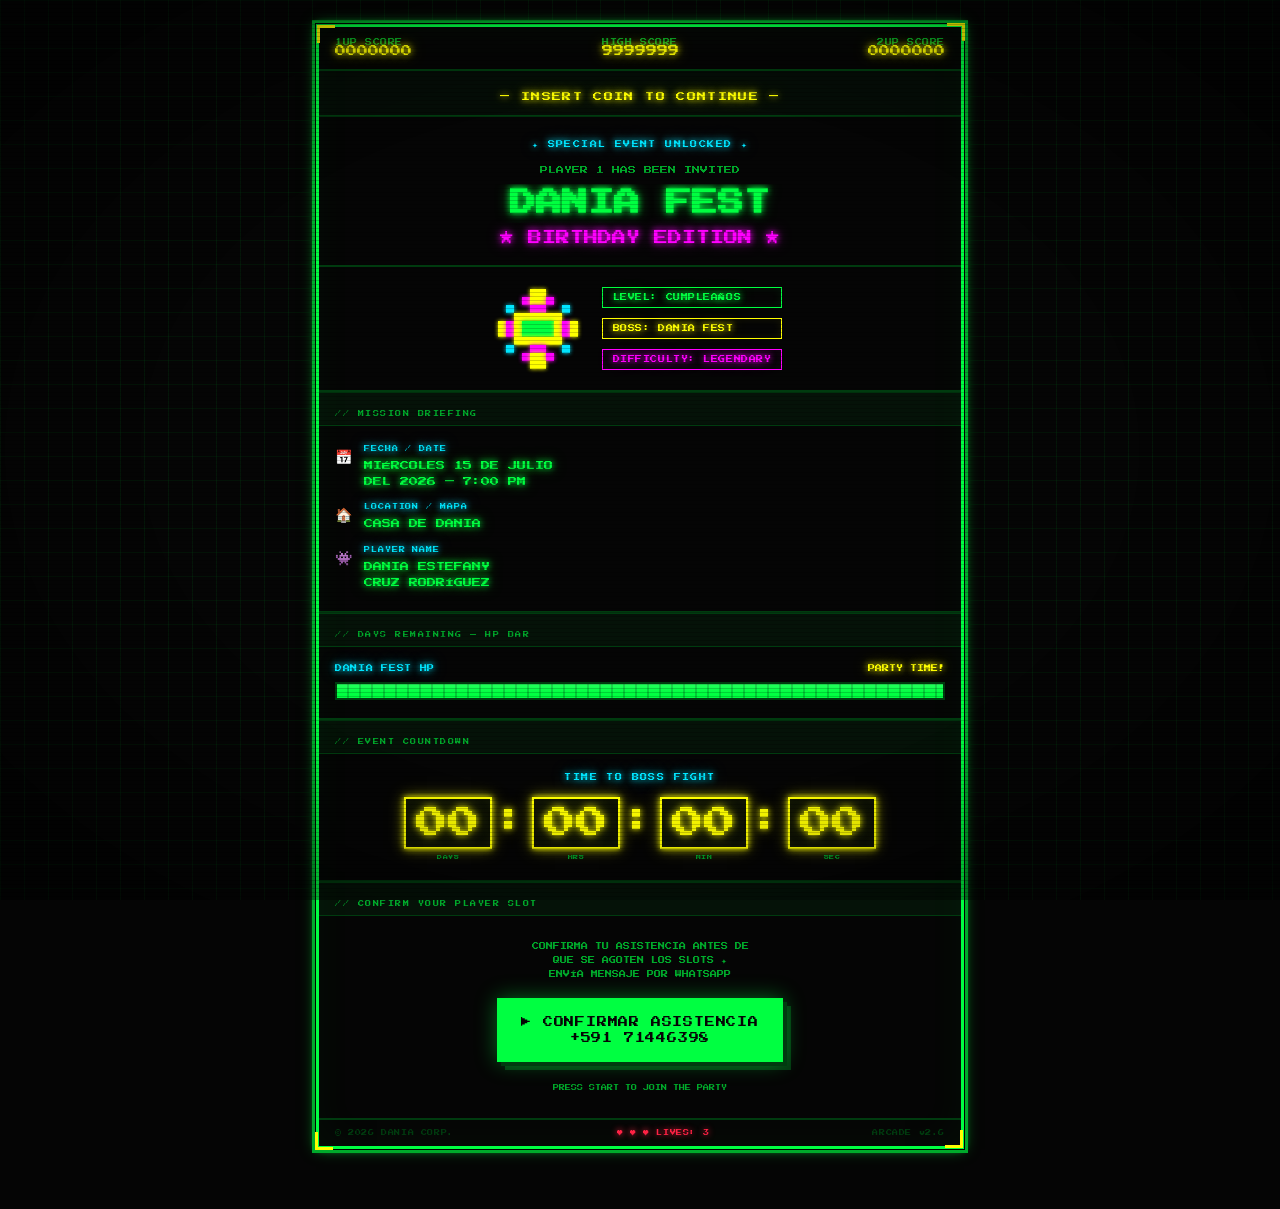
<file: inv_arcade.html>
<!DOCTYPE html>
<html lang="es">
<head>
<meta charset="UTF-8">
<meta name="viewport" content="width=device-width, initial-scale=1.0">
<title>DANIA FEST — BIRTHDAY INVITATION</title>
<style>
@import url('https://fonts.googleapis.com/css2?family=Press+Start+2P&display=swap');

/* ─── RESET ─────────────────────────────────────────────── */
*, *::before, *::after { box-sizing: border-box; margin: 0; padding: 0; }

/* ─── TOKENS ─────────────────────────────────────────────── */
:root {
  --black:      #050505;
  --green:      #00ff41;
  --green-dim:  #00aa2b;
  --green-dark: #003b0f;
  --yellow:     #ffff00;
  --magenta:    #ff00ff;
  --cyan:       #00e5ff;
  --red:        #ff2244;
  --grid-line:  rgba(0, 255, 65, 0.07);
  --glow-g:     0 0 6px #00ff41, 0 0 14px #00ff4180;
  --glow-y:     0 0 6px #ffff00, 0 0 14px #ffff0080;
  --glow-m:     0 0 6px #ff00ff, 0 0 14px #ff00ff80;
  --glow-c:     0 0 6px #00e5ff, 0 0 14px #00e5ff80;
  --font:       'Press Start 2P', monospace;
}

/* ─── BASE ────────────────────────────────────────────────── */
html {
  background: #000;
  min-height: 100%;
}

body {
  font-family: var(--font);
  background: var(--black);
  color: var(--green);
  min-height: 100vh;
  overflow-x: hidden;
  position: relative;
}

/* ─── PIXEL GRID BACKGROUND ──────────────────────────────── */
body::before {
  content: '';
  position: fixed;
  inset: 0;
  background-image:
    linear-gradient(var(--grid-line) 1px, transparent 1px),
    linear-gradient(90deg, var(--grid-line) 1px, transparent 1px);
  background-size: 24px 24px;
  pointer-events: none;
  z-index: 0;
}

/* ─── CRT SCANLINES OVERLAY ─────────────────────────────── */
body::after {
  content: '';
  position: fixed;
  inset: 0;
  background: repeating-linear-gradient(
    0deg,
    transparent,
    transparent 3px,
    rgba(0, 0, 0, 0.18) 3px,
    rgba(0, 0, 0, 0.18) 4px
  );
  pointer-events: none;
  z-index: 9999;
}

/* ─── CRT VIGNETTE ───────────────────────────────────────── */
.crt-vignette {
  position: fixed;
  inset: 0;
  background: radial-gradient(ellipse at center,
    transparent 55%,
    rgba(0,0,0,0.6) 100%
  );
  pointer-events: none;
  z-index: 9998;
}

/* ─── WRAPPER ─────────────────────────────────────────────── */
.wrapper {
  position: relative;
  z-index: 1;
  max-width: 680px;
  margin: 0 auto;
  padding: 24px 16px 60px;
}

/* ─── ARCADE CABINET FRAME ───────────────────────────────── */
.cabinet {
  border: 3px solid var(--green);
  box-shadow:
    0 0 0 1px #000,
    0 0 0 4px var(--green-dim),
    inset 0 0 40px rgba(0, 255, 65, 0.04),
    var(--glow-g);
  position: relative;
  padding: 0;
  background: var(--black);
}

/* corner decorators */
.cabinet::before,
.cabinet::after {
  content: '';
  position: absolute;
  width: 18px;
  height: 18px;
  border-color: var(--yellow);
  border-style: solid;
}
.cabinet::before {
  top: -2px; left: -2px;
  border-width: 3px 0 0 3px;
}
.cabinet::after {
  bottom: -2px; right: -2px;
  border-width: 0 3px 3px 0;
}

.cabinet-inner {
  position: relative;
}
.cabinet-inner::before,
.cabinet-inner::after {
  content: '';
  position: absolute;
  width: 18px;
  height: 18px;
  border-color: var(--yellow);
  border-style: solid;
}
.cabinet-inner::before {
  top: -1px; right: -1px;
  border-width: 3px 3px 0 0;
  /* shift to outer */
  top: -4px; right: -4px;
}
.cabinet-inner::after {
  bottom: -4px; left: -4px;
  border-width: 0 0 3px 3px;
}

/* ─── TOP BAR ─────────────────────────────────────────────── */
.top-bar {
  display: flex;
  justify-content: space-between;
  align-items: center;
  padding: 12px 16px;
  border-bottom: 2px solid var(--green-dark);
  gap: 8px;
  flex-wrap: wrap;
}

.score-label {
  font-size: 7px;
  color: var(--green-dim);
  letter-spacing: 0.08em;
}

.score-value {
  font-size: 11px;
  color: var(--yellow);
  text-shadow: var(--glow-y);
  font-variant-numeric: tabular-nums;
}

/* ─── INSERT COIN ─────────────────────────────────────────── */
.insert-coin {
  text-align: center;
  padding: 14px 16px;
  border-bottom: 2px solid var(--green-dark);
  background: rgba(0,255,65,0.03);
}

.insert-coin span {
  font-size: 9px;
  color: var(--yellow);
  letter-spacing: 0.15em;
  animation: blink-coin 1.1s step-end infinite;
  text-shadow: var(--glow-y);
}

@keyframes blink-coin {
  0%, 49%  { opacity: 1; }
  50%, 100% { opacity: 0; }
}

/* ─── PLAYER BANNER ──────────────────────────────────────── */
.player-banner {
  padding: 24px 16px 20px;
  border-bottom: 2px solid var(--green-dark);
  text-align: center;
}

.eyebrow {
  font-size: 7px;
  color: var(--cyan);
  letter-spacing: 0.2em;
  text-shadow: var(--glow-c);
  margin-bottom: 16px;
  display: block;
  opacity: 0;
  animation: fade-in 0.4s ease forwards 0.3s;
}

.player-line {
  font-size: 8px;
  color: var(--green-dim);
  margin-bottom: 10px;
  opacity: 0;
  animation: fade-in 0.4s ease forwards 0.6s;
}

.title-main {
  font-size: clamp(16px, 4.5vw, 26px);
  color: var(--green);
  text-shadow: var(--glow-g);
  line-height: 1.5;
  text-wrap: balance;
  margin-bottom: 6px;
  overflow: hidden;
}

.title-main .char {
  display: inline-block;
  opacity: 0;
  transform: translateY(8px);
  animation: char-in 0.05s ease forwards;
}

.title-sub {
  font-size: clamp(10px, 3vw, 14px);
  color: var(--magenta);
  text-shadow: var(--glow-m);
  margin-top: 8px;
  opacity: 0;
  animation: fade-in 0.5s ease forwards 2.2s;
}

@keyframes char-in {
  to { opacity: 1; transform: translateY(0); }
}

@keyframes fade-in {
  to { opacity: 1; }
}

/* ─── PIXEL ART DISCO STAR ───────────────────────────────── */
.pixel-art-section {
  display: flex;
  justify-content: center;
  align-items: center;
  padding: 20px 16px;
  border-bottom: 2px solid var(--green-dark);
  gap: 24px;
  flex-wrap: wrap;
}

.disco-star {
  position: relative;
  width: 80px;
  height: 80px;
  flex-shrink: 0;
  animation: spin-slow 8s linear infinite;
}

@keyframes spin-slow {
  from { transform: rotate(0deg); }
  to   { transform: rotate(360deg); }
}

/* Pixel art star — each "pixel" is a positioned div */
.disco-star .px {
  position: absolute;
  width: 8px;
  height: 8px;
}

.level-tags {
  display: flex;
  flex-direction: column;
  gap: 10px;
  text-align: left;
}

.tag {
  font-size: 7px;
  padding: 6px 10px;
  border: 1px solid;
  letter-spacing: 0.08em;
}

.tag-green  { color: var(--green);   border-color: var(--green);   text-shadow: var(--glow-g); box-shadow: inset 0 0 8px rgba(0,255,65,0.08); }
.tag-yellow { color: var(--yellow);  border-color: var(--yellow);  text-shadow: var(--glow-y); box-shadow: inset 0 0 8px rgba(255,255,0,0.08); }
.tag-magenta{ color: var(--magenta); border-color: var(--magenta); text-shadow: var(--glow-m); box-shadow: inset 0 0 8px rgba(255,0,255,0.08); }

/* ─── EVENT INFO ──────────────────────────────────────────── */
.event-info {
  padding: 20px 16px;
  border-bottom: 2px solid var(--green-dark);
  display: grid;
  gap: 14px;
}

.info-row {
  display: grid;
  grid-template-columns: auto 1fr;
  gap: 12px;
  align-items: start;
  opacity: 0;
  transform: translateX(-10px);
  animation: slide-in 0.4s ease forwards;
}

.info-row:nth-child(1) { animation-delay: 0.2s; }
.info-row:nth-child(2) { animation-delay: 0.4s; }
.info-row:nth-child(3) { animation-delay: 0.6s; }

@keyframes slide-in {
  to { opacity: 1; transform: translateX(0); }
}

.info-icon {
  font-size: 14px;
  line-height: 1;
  padding-top: 2px;
}

.info-key {
  font-size: 6px;
  color: var(--cyan);
  letter-spacing: 0.15em;
  text-shadow: var(--glow-c);
  display: block;
  margin-bottom: 6px;
}

.info-val {
  font-size: 9px;
  color: var(--green);
  text-shadow: var(--glow-g);
  line-height: 1.8;
}

/* ─── HP / DAYS BAR ──────────────────────────────────────── */
.hp-section {
  padding: 18px 16px;
  border-bottom: 2px solid var(--green-dark);
}

.hp-header {
  display: flex;
  justify-content: space-between;
  align-items: baseline;
  margin-bottom: 10px;
  gap: 8px;
  flex-wrap: wrap;
}

.hp-label {
  font-size: 7px;
  color: var(--cyan);
  letter-spacing: 0.1em;
  text-shadow: var(--glow-c);
}

.hp-count {
  font-size: 7px;
  color: var(--yellow);
  text-shadow: var(--glow-y);
  font-variant-numeric: tabular-nums;
}

.hp-track {
  height: 18px;
  background: #0a1a0d;
  border: 2px solid var(--green-dark);
  position: relative;
  overflow: hidden;
}

.hp-fill {
  height: 100%;
  background: repeating-linear-gradient(
    90deg,
    var(--green) 0px,
    var(--green) 10px,
    #00cc35 10px,
    #00cc35 12px
  );
  box-shadow: var(--glow-g);
  transition: width 1.5s cubic-bezier(0.4, 0, 0.2, 1);
  position: relative;
}

.hp-fill::after {
  content: '';
  position: absolute;
  inset: 0;
  background: linear-gradient(180deg, rgba(255,255,255,0.15) 0%, transparent 60%);
}

/* ─── COUNTDOWN ──────────────────────────────────────────── */
.countdown-section {
  padding: 20px 16px;
  border-bottom: 2px solid var(--green-dark);
  text-align: center;
}

.countdown-label {
  font-size: 7px;
  color: var(--cyan);
  letter-spacing: 0.2em;
  text-shadow: var(--glow-c);
  margin-bottom: 16px;
  display: block;
}

.countdown-grid {
  display: flex;
  justify-content: center;
  gap: 4px;
  flex-wrap: wrap;
}

.cd-unit {
  display: flex;
  flex-direction: column;
  align-items: center;
  gap: 6px;
}

.cd-digits {
  font-size: clamp(20px, 6vw, 32px);
  color: var(--yellow);
  text-shadow: var(--glow-y);
  font-variant-numeric: tabular-nums;
  background: #0a0e06;
  border: 2px solid var(--yellow);
  padding: 8px 10px;
  min-width: 64px;
  text-align: center;
  box-shadow: var(--glow-y), inset 0 0 12px rgba(255,255,0,0.06);
  line-height: 1;
}

.cd-sep {
  font-size: clamp(20px, 6vw, 32px);
  color: var(--yellow);
  text-shadow: var(--glow-y);
  padding: 8px 0;
  animation: blink-coin 1s step-end infinite;
  line-height: 1;
  align-self: flex-start;
  padding-top: 8px;
}

.cd-sub {
  font-size: 5px;
  color: var(--green-dim);
  letter-spacing: 0.1em;
}

/* ─── CONFIRM BUTTON ─────────────────────────────────────── */
.confirm-section {
  padding: 24px 16px;
  text-align: center;
  display: flex;
  flex-direction: column;
  align-items: center;
  gap: 16px;
}

.confirm-note {
  font-size: 7px;
  color: var(--green-dim);
  line-height: 2;
  max-width: 480px;
  text-wrap: balance;
}

.btn-arcade {
  display: inline-block;
  font-family: var(--font);
  font-size: clamp(7px, 2.2vw, 10px);
  color: var(--black);
  background: var(--green);
  border: none;
  padding: 16px 24px;
  cursor: pointer;
  text-decoration: none;
  letter-spacing: 0.08em;
  position: relative;
  text-shadow: none;
  box-shadow:
    4px 4px 0 var(--green-dark),
    8px 8px 0 rgba(0,255,65,0.2),
    0 0 20px rgba(0,255,65,0.4);
  transition: transform 0.08s, box-shadow 0.08s;
  text-align: center;
  line-height: 1.6;
}

.btn-arcade:hover,
.btn-arcade:focus {
  transform: translate(2px, 2px);
  box-shadow:
    2px 2px 0 var(--green-dark),
    4px 4px 0 rgba(0,255,65,0.2),
    0 0 28px rgba(0,255,65,0.6);
  outline: none;
  background: #22ff66;
}

.btn-arcade:active {
  transform: translate(4px, 4px);
  box-shadow: 0 0 0 var(--green-dark);
}

.btn-arcade::before {
  content: '▶ ';
}

/* ─── BOTTOM BAR ─────────────────────────────────────────── */
.bottom-bar {
  padding: 10px 16px;
  border-top: 2px solid var(--green-dark);
  display: flex;
  justify-content: space-between;
  align-items: center;
  flex-wrap: wrap;
  gap: 6px;
}

.bottom-bar span {
  font-size: 6px;
  color: var(--green-dark);
  letter-spacing: 0.1em;
}

.lives {
  color: var(--red) !important;
  text-shadow: 0 0 6px #ff2244;
}

/* ─── SECTION DIVIDERS ────────────────────────────────────── */
.section-head {
  padding: 8px 16px;
  background: rgba(0,255,65,0.05);
  border-bottom: 1px solid var(--green-dark);
  border-top: 1px solid var(--green-dark);
}

.section-head span {
  font-size: 6px;
  color: var(--green-dim);
  letter-spacing: 0.25em;
}

/* ─── FLICKER AMBIENT ────────────────────────────────────── */
@keyframes screen-flicker {
  0%, 95%, 100% { opacity: 1; }
  96%            { opacity: 0.96; }
  97%            { opacity: 1; }
  98%            { opacity: 0.98; }
}

.cabinet {
  animation: screen-flicker 8s ease-in-out infinite;
}

/* ─── RESPONSIVE ─────────────────────────────────────────── */
@media (max-width: 420px) {
  .cd-digits { min-width: 52px; font-size: 22px; padding: 6px 8px; }
  .top-bar { justify-content: center; }
  .level-tags { align-items: center; }
}

@media (prefers-reduced-motion: reduce) {
  .disco-star { animation: none; }
  .cabinet    { animation: none; }
  .insert-coin span { animation: none; opacity: 1; }
  .cd-sep     { animation: none; }
  .title-main .char { opacity: 1; transform: none; animation: none; }
  .eyebrow, .player-line, .title-sub, .info-row { opacity: 1; transform: none; animation: none; }
}
</style>
</head>
<body>

<div class="crt-vignette"></div>

<div class="wrapper">
  <div class="cabinet">
    <div class="cabinet-inner">

      <!-- TOP BAR -->
      <div class="top-bar">
        <div>
          <div class="score-label">1UP SCORE</div>
          <div class="score-value" id="score">0000000</div>
        </div>
        <div style="text-align:center">
          <div class="score-label">HIGH SCORE</div>
          <div class="score-value">9999999</div>
        </div>
        <div style="text-align:right">
          <div class="score-label">2UP SCORE</div>
          <div class="score-value">0000000</div>
        </div>
      </div>

      <!-- INSERT COIN -->
      <div class="insert-coin">
        <span>— INSERT COIN TO CONTINUE —</span>
      </div>

      <!-- PLAYER BANNER -->
      <div class="player-banner">
        <span class="eyebrow">✦ SPECIAL EVENT UNLOCKED ✦</span>
        <div class="player-line">PLAYER 1 HAS BEEN INVITED</div>
        <h1 class="title-main" id="typewriter-title" aria-label="DANIA FEST"></h1>
        <div class="title-sub">★ BIRTHDAY EDITION ★</div>
      </div>

      <!-- LEVEL TAGS + PIXEL ART -->
      <div class="pixel-art-section">
        <!-- CSS pixel-art disco star built with box-shadow -->
        <div class="disco-star" id="disco-star" aria-hidden="true"></div>

        <div class="level-tags">
          <div class="tag tag-green">LEVEL: CUMPLEAÑOS</div>
          <div class="tag tag-yellow">BOSS: DANIA FEST</div>
          <div class="tag tag-magenta">DIFFICULTY: LEGENDARY</div>
        </div>
      </div>

      <!-- SECTION HEAD -->
      <div class="section-head"><span>// MISSION BRIEFING</span></div>

      <!-- EVENT INFO -->
      <div class="event-info">
        <div class="info-row">
          <div class="info-icon">📅</div>
          <div>
            <span class="info-key">FECHA / DATE</span>
            <div class="info-val">MIÉRCOLES 15 DE JULIO<br>DEL 2026 — 7:00 PM</div>
          </div>
        </div>
        <div class="info-row">
          <div class="info-icon">🏠</div>
          <div>
            <span class="info-key">LOCATION / MAPA</span>
            <div class="info-val">CASA DE DANIA</div>
          </div>
        </div>
        <div class="info-row">
          <div class="info-icon">👾</div>
          <div>
            <span class="info-key">PLAYER NAME</span>
            <div class="info-val">DANIA ESTEFANY<br>CRUZ RODRÍGUEZ</div>
          </div>
        </div>
      </div>

      <!-- SECTION HEAD -->
      <div class="section-head"><span>// DAYS REMAINING — HP BAR</span></div>

      <!-- HP BAR -->
      <div class="hp-section">
        <div class="hp-header">
          <span class="hp-label">DANIA FEST HP</span>
          <span class="hp-count" id="days-count">?? DAYS LEFT</span>
        </div>
        <div class="hp-track">
          <div class="hp-fill" id="hp-fill" style="width:0%"></div>
        </div>
      </div>

      <!-- SECTION HEAD -->
      <div class="section-head"><span>// EVENT COUNTDOWN</span></div>

      <!-- COUNTDOWN -->
      <div class="countdown-section">
        <span class="countdown-label">TIME TO BOSS FIGHT</span>
        <div class="countdown-grid">
          <div class="cd-unit">
            <div class="cd-digits" id="cd-days">00</div>
            <div class="cd-sub">DAYS</div>
          </div>
          <div class="cd-sep">:</div>
          <div class="cd-unit">
            <div class="cd-digits" id="cd-hours">00</div>
            <div class="cd-sub">HRS</div>
          </div>
          <div class="cd-sep">:</div>
          <div class="cd-unit">
            <div class="cd-digits" id="cd-min">00</div>
            <div class="cd-sub">MIN</div>
          </div>
          <div class="cd-sep">:</div>
          <div class="cd-unit">
            <div class="cd-digits" id="cd-sec">00</div>
            <div class="cd-sub">SEC</div>
          </div>
        </div>
      </div>

      <!-- SECTION HEAD -->
      <div class="section-head"><span>// CONFIRM YOUR PLAYER SLOT</span></div>

      <!-- CONFIRM -->
      <div class="confirm-section">
        <p class="confirm-note">
          CONFIRMA TU ASISTENCIA ANTES DE<br>
          QUE SE AGOTEN LOS SLOTS ✦<br>
          ENVÍA MENSAJE POR WHATSAPP
        </p>
        <a
          class="btn-arcade"
          href="https://wa.me/59171446398?text=Hola%20Dania!%20Confirmo%20mi%20asistencia%20a%20tu%20BIRTHDAY%20FEST%20%F0%9F%8E%AE%F0%9F%8E%82"
          target="_blank"
          rel="noopener"
        >CONFIRMAR ASISTENCIA<br>+591 71446398</a>
        <p class="confirm-note" style="font-size:6px;margin-top:4px">
          PRESS START TO JOIN THE PARTY
        </p>
      </div>

      <!-- BOTTOM BAR -->
      <div class="bottom-bar">
        <span>© 2026 DANIA CORP.</span>
        <span class="lives">♥ ♥ ♥  LIVES: 3</span>
        <span>ARCADE v2.6</span>
      </div>

    </div>
  </div>
</div>

<script>
/* ─── TYPEWRITER TITLE ───────────────────────────────── */
(function () {
  const text = "DANIA FEST";
  const el = document.getElementById('typewriter-title');
  text.split('').forEach((ch, i) => {
    const span = document.createElement('span');
    span.className = 'char';
    span.textContent = ch === ' ' ? ' ' : ch;
    span.style.animationDelay = (0.8 + i * 0.1) + 's';
    el.appendChild(span);
  });
})();

/* ─── PIXEL ART DISCO STAR ───────────────────────────── */
(function () {
  // 10x10 pixel grid — 1 = green, 2 = yellow, 3 = magenta, 4 = cyan, 0 = empty
  const map = [
    [0,0,0,0,2,2,0,0,0,0],
    [0,0,0,3,2,2,3,0,0,0],
    [0,4,0,0,3,3,0,0,4,0],
    [0,0,2,2,2,2,2,2,0,0],
    [2,3,2,1,1,1,1,2,3,2],
    [2,3,2,1,1,1,1,2,3,2],
    [0,0,2,2,2,2,2,2,0,0],
    [0,4,0,0,3,3,0,0,4,0],
    [0,0,0,3,2,2,3,0,0,0],
    [0,0,0,0,2,2,0,0,0,0],
  ];
  const colors = { 1:'#00ff41', 2:'#ffff00', 3:'#ff00ff', 4:'#00e5ff' };
  const container = document.getElementById('disco-star');
  const size = 8; // px per pixel

  map.forEach((row, r) => {
    row.forEach((val, c) => {
      if (!val) return;
      const px = document.createElement('div');
      px.className = 'px';
      px.style.cssText = `
        left: ${c * size}px;
        top:  ${r * size}px;
        background: ${colors[val]};
        box-shadow: 0 0 4px ${colors[val]};
      `;
      container.appendChild(px);
    });
  });
})();

/* ─── COUNTDOWN ──────────────────────────────────────── */
(function () {
  const target = new Date('2026-07-15T19:00:00');
  const now    = new Date();

  // HP bar: max range = 30 days before event
  const totalWindow = 30 * 24 * 3600 * 1000;
  const start = new Date(target.getTime() - totalWindow);

  function pad(n, w) { return String(n).padStart(w, '0'); }

  function tick() {
    const now  = new Date();
    const diff = target - now;

    if (diff <= 0) {
      document.getElementById('cd-days').textContent = '00';
      document.getElementById('cd-hours').textContent = '00';
      document.getElementById('cd-min').textContent = '00';
      document.getElementById('cd-sec').textContent = '00';
      document.getElementById('days-count').textContent = 'PARTY TIME!';
      document.getElementById('hp-fill').style.width = '100%';
      return;
    }

    const totalSec = Math.floor(diff / 1000);
    const days  = Math.floor(totalSec / 86400);
    const hours = Math.floor((totalSec % 86400) / 3600);
    const mins  = Math.floor((totalSec % 3600) / 60);
    const secs  = totalSec % 60;

    document.getElementById('cd-days').textContent  = pad(days, 2);
    document.getElementById('cd-hours').textContent = pad(hours, 2);
    document.getElementById('cd-min').textContent   = pad(mins, 2);
    document.getElementById('cd-sec').textContent   = pad(secs, 2);

    document.getElementById('days-count').textContent = days + ' DAYS LEFT';

    // HP bar: how far from start → target
    const elapsed = now - start;
    const pct = Math.min(100, Math.max(2, (elapsed / totalWindow) * 100));
    document.getElementById('hp-fill').style.width = pct + '%';

    // score ticker
    const score = String(Math.floor((totalWindow - diff) / 1000)).padStart(7, '0');
    document.getElementById('score').textContent = score;
  }

  tick();
  setInterval(tick, 1000);
})();
</script>
</body>
</html>
</file>
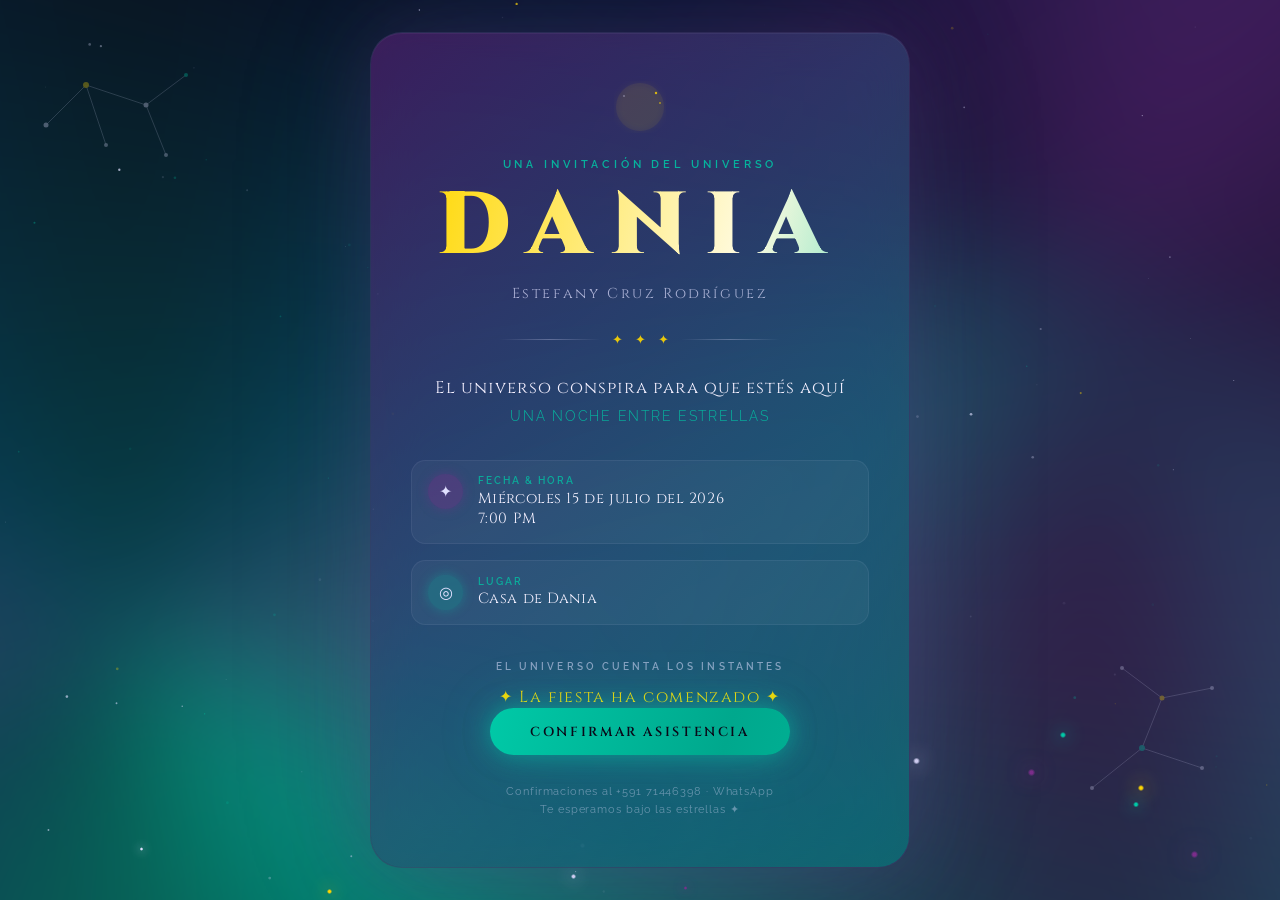
<file: inv_aurora.html>
<!DOCTYPE html>
<html lang="es">
<head>
<meta charset="UTF-8">
<meta name="viewport" content="width=device-width, initial-scale=1.0">
<title>Invitación — Dania Estefany Cruz Rodríguez</title>
<style>
@import url('https://fonts.googleapis.com/css2?family=Cinzel:wght@400;600;900&family=Raleway:wght@300;400;500;600&display=swap');

/* ── TOKENS ─────────────────────────────────────────────── */
:root {
  --void:       #0a0818;
  --midnight:   #1b1040;
  --nebula:     #7b2d8b;
  --aurora:     #00c9a7;
  --gold:       #ffd700;
  --gold-dim:   #b8960a;
  --lavender:   #e0e0ff;
  --white:      #f4f0ff;
  --glass-bg:   rgba(27, 16, 64, 0.55);
  --glass-border: rgba(224, 224, 255, 0.12);
  --glow-nebula: rgba(123, 45, 139, 0.6);
  --glow-aurora: rgba(0, 201, 167, 0.55);
  --glow-gold:   rgba(255, 215, 0, 0.5);
}

/* ── RESET ──────────────────────────────────────────────── */
*, *::before, *::after { box-sizing: border-box; margin: 0; padding: 0; }
html { font-size: 16px; }
body {
  font-family: 'Raleway', sans-serif;
  background: var(--void);
  color: var(--lavender);
  min-height: 100vh;
  overflow-x: hidden;
  position: relative;
}

/* ── AURORA BACKGROUND ──────────────────────────────────── */
.aurora-bg {
  position: fixed;
  inset: 0;
  z-index: 0;
  background: var(--void);
  overflow: hidden;
}

.aurora-layer {
  position: absolute;
  inset: -50%;
  width: 200%;
  height: 200%;
  background: conic-gradient(
    from 0deg at 30% 60%,
    #0a0818 0deg,
    #0d1f5c 40deg,
    #7b2d8b 90deg,
    #00c9a7 140deg,
    #0d4a3a 180deg,
    #1a0a3d 220deg,
    #5c1a7b 270deg,
    #0a2060 310deg,
    #0a0818 360deg
  );
  animation: auroraRotate 22s linear infinite;
  opacity: 0.55;
  filter: blur(60px);
}

.aurora-layer-2 {
  position: absolute;
  inset: -40%;
  width: 180%;
  height: 180%;
  background: conic-gradient(
    from 180deg at 70% 40%,
    #0a0818 0deg,
    #00c9a7 60deg,
    #0a0818 120deg,
    #7b2d8b 200deg,
    #0a0818 270deg,
    #00867a 330deg,
    #0a0818 360deg
  );
  animation: auroraRotate 35s linear infinite reverse;
  opacity: 0.35;
  filter: blur(80px);
}

@keyframes auroraRotate {
  from { transform: rotate(0deg); }
  to   { transform: rotate(360deg); }
}

/* ── STARS CANVAS ───────────────────────────────────────── */
#stars-canvas {
  position: fixed;
  inset: 0;
  z-index: 1;
  pointer-events: none;
}

/* ── METEORS ────────────────────────────────────────────── */
.meteor {
  position: fixed;
  top: 0;
  left: 0;
  width: 2px;
  height: 80px;
  background: linear-gradient(to bottom, transparent, var(--gold), transparent);
  border-radius: 50%;
  z-index: 2;
  pointer-events: none;
  opacity: 0;
  transform-origin: top center;
}

.meteor-1 {
  animation: meteor1 8s 2s infinite;
  left: 15%;
  top: -80px;
  transform: rotate(35deg);
}
.meteor-2 {
  animation: meteor1 8s 6.5s infinite;
  left: 55%;
  top: -80px;
  transform: rotate(40deg);
  height: 60px;
}
.meteor-3 {
  animation: meteor1 8s 11s infinite;
  left: 75%;
  top: -80px;
  transform: rotate(30deg);
  height: 100px;
}
.meteor-4 {
  animation: meteor1 8s 16s infinite;
  left: 35%;
  top: -80px;
  transform: rotate(38deg);
  height: 70px;
}

@keyframes meteor1 {
  0%   { opacity: 0; transform: rotate(35deg) translateY(0); }
  2%   { opacity: 1; }
  20%  { opacity: 0; transform: rotate(35deg) translateY(100vh); }
  100% { opacity: 0; transform: rotate(35deg) translateY(100vh); }
}

/* ── PARTICLES ──────────────────────────────────────────── */
.particle {
  position: fixed;
  border-radius: 50%;
  pointer-events: none;
  z-index: 2;
  animation: particleDrift linear infinite;
}

@keyframes particleDrift {
  0%   { transform: translateY(0) translateX(0) scale(1); opacity: 0; }
  10%  { opacity: 1; }
  50%  { transform: translateY(-40vh) translateX(15px) scale(1.2); opacity: 0.7; }
  90%  { opacity: 0.4; }
  100% { transform: translateY(-80vh) translateX(-10px) scale(0.6); opacity: 0; }
}

/* ── CONSTELLATION SVG ──────────────────────────────────── */
.constellation {
  position: fixed;
  z-index: 2;
  pointer-events: none;
  opacity: 0.35;
}
.constellation-tl { top: 5%; left: 2%; width: 200px; }
.constellation-br { bottom: 8%; right: 3%; width: 180px; }

/* ── LAYOUT ─────────────────────────────────────────────── */
.page {
  position: relative;
  z-index: 10;
  min-height: 100vh;
  display: flex;
  align-items: center;
  justify-content: center;
  padding: 2rem 1rem;
}

/* ── CARD ───────────────────────────────────────────────── */
.card {
  background: var(--glass-bg);
  border: 1px solid var(--glass-border);
  backdrop-filter: blur(24px) saturate(160%);
  -webkit-backdrop-filter: blur(24px) saturate(160%);
  border-radius: 2rem;
  max-width: 540px;
  width: 100%;
  padding: 3rem 2.5rem;
  text-align: center;
  box-shadow:
    0 0 80px rgba(123, 45, 139, 0.25),
    0 0 160px rgba(0, 201, 167, 0.1),
    inset 0 1px 0 rgba(255,255,255,0.07);
  position: relative;
  overflow: hidden;
}

.card::before {
  content: '';
  position: absolute;
  top: -2px; left: -2px; right: -2px; bottom: -2px;
  border-radius: 2rem;
  background: linear-gradient(135deg, var(--nebula), var(--aurora), var(--gold), var(--nebula));
  z-index: -1;
  background-size: 300% 300%;
  animation: cardBorderShimmer 6s ease infinite;
  opacity: 0.4;
}

@keyframes cardBorderShimmer {
  0%   { background-position: 0% 50%; }
  50%  { background-position: 100% 50%; }
  100% { background-position: 0% 50%; }
}

/* ── MOON ───────────────────────────────────────────────── */
.moon-wrap {
  display: flex;
  justify-content: center;
  margin-bottom: 1.5rem;
}

/* ── EYEBROW ────────────────────────────────────────────── */
.eyebrow {
  font-family: 'Raleway', sans-serif;
  font-size: 0.7rem;
  font-weight: 600;
  letter-spacing: 0.35em;
  text-transform: uppercase;
  color: var(--aurora);
  margin-bottom: 0.75rem;
  opacity: 0.85;
}

/* ── DANIA LOGOTYPE ─────────────────────────────────────── */
.name-logotype {
  font-family: 'Cinzel', serif;
  font-weight: 900;
  font-size: clamp(3rem, 12vw, 5.5rem);
  letter-spacing: 0.22em;
  line-height: 1;
  text-transform: uppercase;
  background: linear-gradient(
    105deg,
    #ffd700 0%,
    #fffbe0 30%,
    #00c9a7 55%,
    #ffd700 80%,
    #b8960a 100%
  );
  background-size: 250% 100%;
  -webkit-background-clip: text;
  background-clip: text;
  -webkit-text-fill-color: transparent;
  animation: nameShimmer 4s ease-in-out infinite;
  margin-bottom: 0.15em;
  text-wrap: balance;
}

@keyframes nameShimmer {
  0%   { background-position: 0% 50%; }
  50%  { background-position: 100% 50%; }
  100% { background-position: 0% 50%; }
}

.full-name {
  font-family: 'Cinzel', serif;
  font-weight: 400;
  font-size: clamp(0.7rem, 2.5vw, 0.9rem);
  letter-spacing: 0.18em;
  color: var(--lavender);
  opacity: 0.7;
  margin-bottom: 1.8rem;
  text-wrap: balance;
}

/* ── DIVIDER ────────────────────────────────────────────── */
.divider {
  display: flex;
  align-items: center;
  gap: 0.75rem;
  margin: 0 auto 1.8rem;
  max-width: 280px;
}
.divider-line {
  flex: 1;
  height: 1px;
  background: linear-gradient(to right, transparent, rgba(224,224,255,0.3), transparent);
}
.divider-star {
  color: var(--gold);
  font-size: 0.8rem;
  opacity: 0.9;
}

/* ── TAGLINES ───────────────────────────────────────────── */
.tagline-main {
  font-family: 'Cinzel', serif;
  font-weight: 400;
  font-size: clamp(0.85rem, 3vw, 1.05rem);
  letter-spacing: 0.06em;
  color: var(--white);
  line-height: 1.5;
  margin-bottom: 0.4rem;
  text-wrap: balance;
}
.tagline-sub {
  font-family: 'Raleway', sans-serif;
  font-weight: 300;
  font-size: clamp(0.75rem, 2.5vw, 0.9rem);
  letter-spacing: 0.12em;
  color: var(--aurora);
  opacity: 0.85;
  text-transform: uppercase;
  margin-bottom: 2.2rem;
}

/* ── INFO BLOCK ─────────────────────────────────────────── */
.info-grid {
  display: flex;
  flex-direction: column;
  gap: 1rem;
  margin-bottom: 2.2rem;
}

.info-item {
  display: flex;
  align-items: flex-start;
  gap: 0.9rem;
  background: rgba(255,255,255,0.04);
  border: 1px solid rgba(224,224,255,0.07);
  border-radius: 0.9rem;
  padding: 0.85rem 1rem;
  text-align: left;
}

.info-icon {
  flex-shrink: 0;
  width: 2.2rem;
  height: 2.2rem;
  border-radius: 50%;
  display: flex;
  align-items: center;
  justify-content: center;
  font-size: 1rem;
}
.info-icon.purple { background: rgba(123, 45, 139, 0.35); box-shadow: 0 0 12px rgba(123,45,139,0.4); }
.info-icon.teal   { background: rgba(0, 201, 167, 0.2);   box-shadow: 0 0 12px rgba(0,201,167,0.3); }

.info-text-label {
  font-size: 0.65rem;
  font-weight: 600;
  letter-spacing: 0.2em;
  text-transform: uppercase;
  color: var(--aurora);
  opacity: 0.75;
  margin-bottom: 0.15rem;
}
.info-text-value {
  font-family: 'Cinzel', serif;
  font-size: clamp(0.78rem, 2.5vw, 0.92rem);
  font-weight: 400;
  color: var(--white);
  letter-spacing: 0.04em;
  line-height: 1.4;
}

/* ── COUNTDOWN ──────────────────────────────────────────── */
.countdown-label {
  font-size: 0.65rem;
  font-weight: 600;
  letter-spacing: 0.3em;
  text-transform: uppercase;
  color: var(--lavender);
  opacity: 0.55;
  margin-bottom: 0.9rem;
}

.countdown {
  display: flex;
  justify-content: center;
  gap: 0.6rem;
  margin-bottom: 2.2rem;
  flex-wrap: wrap;
}

.cd-unit {
  display: flex;
  flex-direction: column;
  align-items: center;
  gap: 0.3rem;
}

.cd-digit {
  min-width: 3.2rem;
  height: 3.2rem;
  border-radius: 50%;
  display: flex;
  align-items: center;
  justify-content: center;
  font-family: 'Cinzel', serif;
  font-weight: 900;
  font-size: 1.25rem;
  font-variant-numeric: tabular-nums;
  color: var(--white);
  background: radial-gradient(circle at 35% 30%, rgba(123,45,139,0.7), rgba(10,8,24,0.9));
  border: 1px solid rgba(224,224,255,0.15);
  box-shadow:
    0 0 18px rgba(123,45,139,0.45),
    0 0 40px rgba(0,201,167,0.15),
    inset 0 1px 0 rgba(255,255,255,0.1);
  position: relative;
  overflow: hidden;
  transition: box-shadow 0.4s ease;
}

.cd-digit::before {
  content: '';
  position: absolute;
  top: 10%;
  left: 20%;
  width: 30%;
  height: 20%;
  background: rgba(255,255,255,0.12);
  border-radius: 50%;
  filter: blur(4px);
}

.cd-digit.pulse {
  animation: digitPulse 0.3s ease;
}

@keyframes digitPulse {
  0%   { box-shadow: 0 0 18px rgba(123,45,139,0.45), 0 0 40px rgba(0,201,167,0.15); }
  50%  { box-shadow: 0 0 30px rgba(255,215,0,0.7), 0 0 60px rgba(0,201,167,0.4); }
  100% { box-shadow: 0 0 18px rgba(123,45,139,0.45), 0 0 40px rgba(0,201,167,0.15); }
}

.cd-unit-label {
  font-size: 0.55rem;
  font-weight: 600;
  letter-spacing: 0.2em;
  text-transform: uppercase;
  color: var(--lavender);
  opacity: 0.5;
}

.countdown-ended {
  font-family: 'Cinzel', serif;
  font-size: 1rem;
  color: var(--gold);
  letter-spacing: 0.1em;
  display: none;
}

/* ── CTA BUTTON ─────────────────────────────────────────── */
.cta-wrap {
  margin-bottom: 1.5rem;
}

.cta-btn {
  display: inline-block;
  font-family: 'Cinzel', serif;
  font-weight: 600;
  font-size: 0.82rem;
  letter-spacing: 0.2em;
  text-transform: uppercase;
  text-decoration: none;
  color: var(--void);
  background: linear-gradient(105deg, var(--aurora) 0%, #00a88d 40%, var(--aurora) 100%);
  background-size: 200% 100%;
  padding: 0.9rem 2.5rem;
  border-radius: 3rem;
  border: none;
  cursor: pointer;
  position: relative;
  overflow: hidden;
  animation: btnShimmer 3s ease-in-out infinite;
  box-shadow:
    0 0 24px var(--glow-aurora),
    0 0 60px rgba(0,201,167,0.2);
  transition: transform 0.2s ease, box-shadow 0.2s ease;
}

.cta-btn::before {
  content: '';
  position: absolute;
  top: -50%;
  left: -75%;
  width: 50%;
  height: 200%;
  background: rgba(255,255,255,0.25);
  transform: skewX(-20deg);
  animation: btnGlare 3s ease-in-out infinite;
}

@keyframes btnShimmer {
  0%   { background-position: 0% 50%; }
  50%  { background-position: 100% 50%; }
  100% { background-position: 0% 50%; }
}

@keyframes btnGlare {
  0%   { left: -75%; }
  50%  { left: 125%; }
  100% { left: 125%; }
}

.cta-btn:hover,
.cta-btn:focus-visible {
  transform: translateY(-2px) scale(1.02);
  box-shadow:
    0 0 36px var(--glow-aurora),
    0 0 80px rgba(0,201,167,0.35);
  outline: none;
}

.cta-btn:active {
  transform: translateY(0) scale(0.99);
}

/* ── FOOTER NOTE ────────────────────────────────────────── */
.footer-note {
  font-size: 0.7rem;
  font-weight: 400;
  letter-spacing: 0.08em;
  color: var(--lavender);
  opacity: 0.4;
  line-height: 1.6;
}

/* ── REDUCED MOTION ─────────────────────────────────────── */
@media (prefers-reduced-motion: reduce) {
  .aurora-layer, .aurora-layer-2 { animation: none; }
  .name-logotype { animation: none; }
  .meteor { display: none; }
  .particle { animation: none; }
  .cta-btn { animation: none; }
  .cta-btn::before { display: none; }
  .card::before { animation: none; }
}
</style>
</head>
<body>

<!-- AURORA BACKGROUND -->
<div class="aurora-bg" aria-hidden="true">
  <div class="aurora-layer"></div>
  <div class="aurora-layer-2"></div>
</div>

<!-- STARS -->
<canvas id="stars-canvas" aria-hidden="true"></canvas>

<!-- METEORS -->
<div class="meteor meteor-1" aria-hidden="true"></div>
<div class="meteor meteor-2" aria-hidden="true"></div>
<div class="meteor meteor-3" aria-hidden="true"></div>
<div class="meteor meteor-4" aria-hidden="true"></div>

<!-- CONSTELLATIONS -->
<svg class="constellation constellation-tl" viewBox="0 0 200 200" fill="none" xmlns="http://www.w3.org/2000/svg" aria-hidden="true">
  <line x1="20" y1="80" x2="60" y2="40" stroke="#e0e0ff" stroke-width="0.8" opacity="0.6"/>
  <line x1="60" y1="40" x2="120" y2="60" stroke="#e0e0ff" stroke-width="0.8" opacity="0.6"/>
  <line x1="120" y1="60" x2="160" y2="30" stroke="#e0e0ff" stroke-width="0.8" opacity="0.6"/>
  <line x1="120" y1="60" x2="140" y2="110" stroke="#e0e0ff" stroke-width="0.8" opacity="0.6"/>
  <line x1="60" y1="40" x2="80" y2="100" stroke="#e0e0ff" stroke-width="0.8" opacity="0.6"/>
  <circle cx="20"  cy="80"  r="2.5" fill="#e0e0ff" opacity="0.9"/>
  <circle cx="60"  cy="40"  r="3"   fill="#ffd700" opacity="0.9"/>
  <circle cx="120" cy="60"  r="2.5" fill="#e0e0ff" opacity="0.9"/>
  <circle cx="160" cy="30"  r="2"   fill="#00c9a7" opacity="0.9"/>
  <circle cx="80"  cy="100" r="2"   fill="#e0e0ff" opacity="0.8"/>
  <circle cx="140" cy="110" r="2"   fill="#e0e0ff" opacity="0.8"/>
</svg>

<svg class="constellation constellation-br" viewBox="0 0 180 180" fill="none" xmlns="http://www.w3.org/2000/svg" aria-hidden="true">
  <line x1="30" y1="140" x2="80" y2="100" stroke="#e0e0ff" stroke-width="0.8" opacity="0.6"/>
  <line x1="80" y1="100" x2="140" y2="120" stroke="#e0e0ff" stroke-width="0.8" opacity="0.6"/>
  <line x1="80" y1="100" x2="100" y2="50" stroke="#e0e0ff" stroke-width="0.8" opacity="0.6"/>
  <line x1="100" y1="50" x2="150" y2="40" stroke="#e0e0ff" stroke-width="0.8" opacity="0.6"/>
  <line x1="100" y1="50" x2="60"  y2="20" stroke="#e0e0ff" stroke-width="0.8" opacity="0.6"/>
  <circle cx="30"  cy="140" r="2"   fill="#e0e0ff" opacity="0.8"/>
  <circle cx="80"  cy="100" r="3"   fill="#00c9a7" opacity="0.9"/>
  <circle cx="140" cy="120" r="2"   fill="#e0e0ff" opacity="0.8"/>
  <circle cx="100" cy="50"  r="2.5" fill="#ffd700" opacity="0.9"/>
  <circle cx="150" cy="40"  r="2"   fill="#e0e0ff" opacity="0.8"/>
  <circle cx="60"  cy="20"  r="2"   fill="#e0e0ff" opacity="0.8"/>
</svg>

<!-- MAIN -->
<main class="page">
  <article class="card" role="main">

    <!-- MOON -->
    <div class="moon-wrap" aria-hidden="true">
      <svg width="52" height="52" viewBox="0 0 52 52" fill="none" xmlns="http://www.w3.org/2000/svg">
        <defs>
          <radialGradient id="moonGlow" cx="40%" cy="35%" r="60%">
            <stop offset="0%"  stop-color="#fffbe0" stop-opacity="0.9"/>
            <stop offset="100%" stop-color="#b8960a" stop-opacity="0.7"/>
          </radialGradient>
          <filter id="moonFilter" x="-30%" y="-30%" width="160%" height="160%">
            <feGaussianBlur stdDeviation="3" result="blur"/>
            <feComposite in="SourceGraphic" in2="blur" operator="over"/>
          </filter>
        </defs>
        <!-- Outer glow -->
        <circle cx="26" cy="26" r="24" fill="rgba(255,215,0,0.06)" filter="url(#moonFilter)"/>
        <!-- Crescent: full circle minus an offset circle -->
        <path d="M26 6
                 A20 20 0 1 1 26 46
                 A14 14 0 1 0 26 6
                 Z"
              fill="url(#moonGlow)"
              filter="url(#moonFilter)"/>
        <!-- Small stars near moon -->
        <circle cx="42" cy="12" r="1.2" fill="#ffd700" opacity="0.8"/>
        <circle cx="46" cy="22" r="0.9" fill="#ffd700" opacity="0.6"/>
        <circle cx="10" cy="15" r="0.8" fill="#e0e0ff" opacity="0.6"/>
      </svg>
    </div>

    <!-- EYEBROW -->
    <p class="eyebrow">Una invitación del universo</p>

    <!-- NAME LOGOTYPE -->
    <h1 class="name-logotype" aria-label="Dania">DANIA</h1>
    <p class="full-name">Estefany Cruz Rodríguez</p>

    <!-- DIVIDER -->
    <div class="divider" aria-hidden="true">
      <span class="divider-line"></span>
      <span class="divider-star">✦</span>
      <span class="divider-star">✦</span>
      <span class="divider-star">✦</span>
      <span class="divider-line"></span>
    </div>

    <!-- TAGLINES -->
    <p class="tagline-main">El universo conspira para que estés aquí</p>
    <p class="tagline-sub">Una noche entre estrellas</p>

    <!-- EVENT INFO -->
    <div class="info-grid">
      <div class="info-item">
        <div class="info-icon purple" aria-hidden="true">✦</div>
        <div>
          <p class="info-text-label">Fecha &amp; Hora</p>
          <p class="info-text-value">Miércoles 15 de julio del 2026<br>7:00 PM</p>
        </div>
      </div>
      <div class="info-item">
        <div class="info-icon teal" aria-hidden="true">◎</div>
        <div>
          <p class="info-text-label">Lugar</p>
          <p class="info-text-value">Casa de Dania</p>
        </div>
      </div>
    </div>

    <!-- COUNTDOWN -->
    <p class="countdown-label">El universo cuenta los instantes</p>
    <div class="countdown" id="countdown" role="timer" aria-label="Cuenta regresiva para la fiesta">
      <div class="cd-unit">
        <div class="cd-digit" id="cd-days">00</div>
        <span class="cd-unit-label">Días</span>
      </div>
      <div class="cd-unit">
        <div class="cd-digit" id="cd-hours">00</div>
        <span class="cd-unit-label">Horas</span>
      </div>
      <div class="cd-unit">
        <div class="cd-digit" id="cd-mins">00</div>
        <span class="cd-unit-label">Min</span>
      </div>
      <div class="cd-unit">
        <div class="cd-digit" id="cd-secs">00</div>
        <span class="cd-unit-label">Seg</span>
      </div>
    </div>
    <p class="countdown-ended" id="countdown-ended">✦ La fiesta ha comenzado ✦</p>

    <!-- CTA -->
    <div class="cta-wrap">
      <a
        href="https://wa.me/59171446398?text=¡Hola%20Dania!%20Confirmo%20mi%20asistencia%20a%20tu%20cumpleaños%20el%2015%20de%20julio%20✨"
        class="cta-btn"
        target="_blank"
        rel="noopener noreferrer"
        aria-label="Confirmar asistencia por WhatsApp"
      >
        Confirmar asistencia
      </a>
    </div>

    <!-- FOOTER -->
    <p class="footer-note">
      Confirmaciones al +591 71446398 · WhatsApp<br>
      Te esperamos bajo las estrellas ✦
    </p>

  </article>
</main>

<script>
// ── STARS ──────────────────────────────────────────────────
(function () {
  const canvas = document.getElementById('stars-canvas');
  const ctx = canvas.getContext('2d');
  let stars = [];
  let W, H;

  function resize() {
    W = canvas.width  = window.innerWidth;
    H = canvas.height = window.innerHeight;
  }

  function mkStar() {
    const hue = Math.random() < 0.3 ? '#00c9a7'
              : Math.random() < 0.15 ? '#ffd700'
              : '#e0e0ff';
    return {
      x: Math.random() * W,
      y: Math.random() * H,
      r: Math.random() * 1.2 + 0.3,
      color: hue,
      phase: Math.random() * Math.PI * 2,
      speed: Math.random() * 0.6 + 0.3,
      baseAlpha: Math.random() * 0.5 + 0.3,
    };
  }

  function init() {
    resize();
    stars = Array.from({ length: 110 }, mkStar);
  }

  function draw(t) {
    ctx.clearRect(0, 0, W, H);
    const ts = t * 0.001;
    for (const s of stars) {
      const alpha = s.baseAlpha * (0.55 + 0.45 * Math.sin(ts * s.speed + s.phase));
      ctx.beginPath();
      ctx.arc(s.x, s.y, s.r, 0, Math.PI * 2);
      ctx.fillStyle = s.color;
      ctx.globalAlpha = alpha;
      ctx.fill();
    }
    ctx.globalAlpha = 1;
    requestAnimationFrame(draw);
  }

  window.addEventListener('resize', () => {
    resize();
    stars = Array.from({ length: 110 }, mkStar);
  });

  init();
  requestAnimationFrame(draw);
})();

// ── FLOATING PARTICLES ─────────────────────────────────────
(function () {
  const colors = ['#00c9a7', '#7b2d8b', '#ffd700', '#e0e0ff'];
  const count = 18;
  for (let i = 0; i < count; i++) {
    const el = document.createElement('div');
    el.className = 'particle';
    const size = Math.random() * 5 + 3;
    const color = colors[Math.floor(Math.random() * colors.length)];
    el.style.cssText = `
      width: ${size}px;
      height: ${size}px;
      left: ${Math.random() * 100}vw;
      bottom: ${Math.random() * 20}vh;
      background: radial-gradient(circle, ${color} 30%, transparent 80%);
      box-shadow: 0 0 ${size * 3}px ${color};
      animation-duration: ${Math.random() * 18 + 14}s;
      animation-delay: ${Math.random() * 14}s;
    `;
    document.body.appendChild(el);
  }
})();

// ── COUNTDOWN ──────────────────────────────────────────────
(function () {
  const TARGET = new Date('2026-07-15T19:00:00').getTime();

  const els = {
    days:  document.getElementById('cd-days'),
    hours: document.getElementById('cd-hours'),
    mins:  document.getElementById('cd-mins'),
    secs:  document.getElementById('cd-secs'),
  };
  const ended = document.getElementById('countdown-ended');
  const wrap  = document.getElementById('countdown');

  function pad(n) { return String(Math.max(0, n)).padStart(2, '0'); }

  function pulse(el, newVal, oldVal) {
    if (newVal !== oldVal) {
      el.classList.remove('pulse');
      void el.offsetWidth;
      el.classList.add('pulse');
    }
  }

  let prev = { d: null, h: null, m: null, s: null };

  function tick() {
    const now  = Date.now();
    const diff = TARGET - now;

    if (diff <= 0) {
      wrap.style.display = 'none';
      ended.style.display = 'block';
      return;
    }

    const d = Math.floor(diff / 86400000);
    const h = Math.floor((diff % 86400000) / 3600000);
    const m = Math.floor((diff % 3600000)  / 60000);
    const s = Math.floor((diff % 60000)    / 1000);

    pulse(els.days,  pad(d), prev.d);  els.days.textContent  = pad(d);  prev.d = pad(d);
    pulse(els.hours, pad(h), prev.h);  els.hours.textContent = pad(h);  prev.h = pad(h);
    pulse(els.mins,  pad(m), prev.m);  els.mins.textContent  = pad(m);  prev.m = pad(m);
    pulse(els.secs,  pad(s), prev.s);  els.secs.textContent  = pad(s);  prev.s = pad(s);

    setTimeout(tick, 1000);
  }

  tick();
})();
</script>
</body>
</html>
</file>
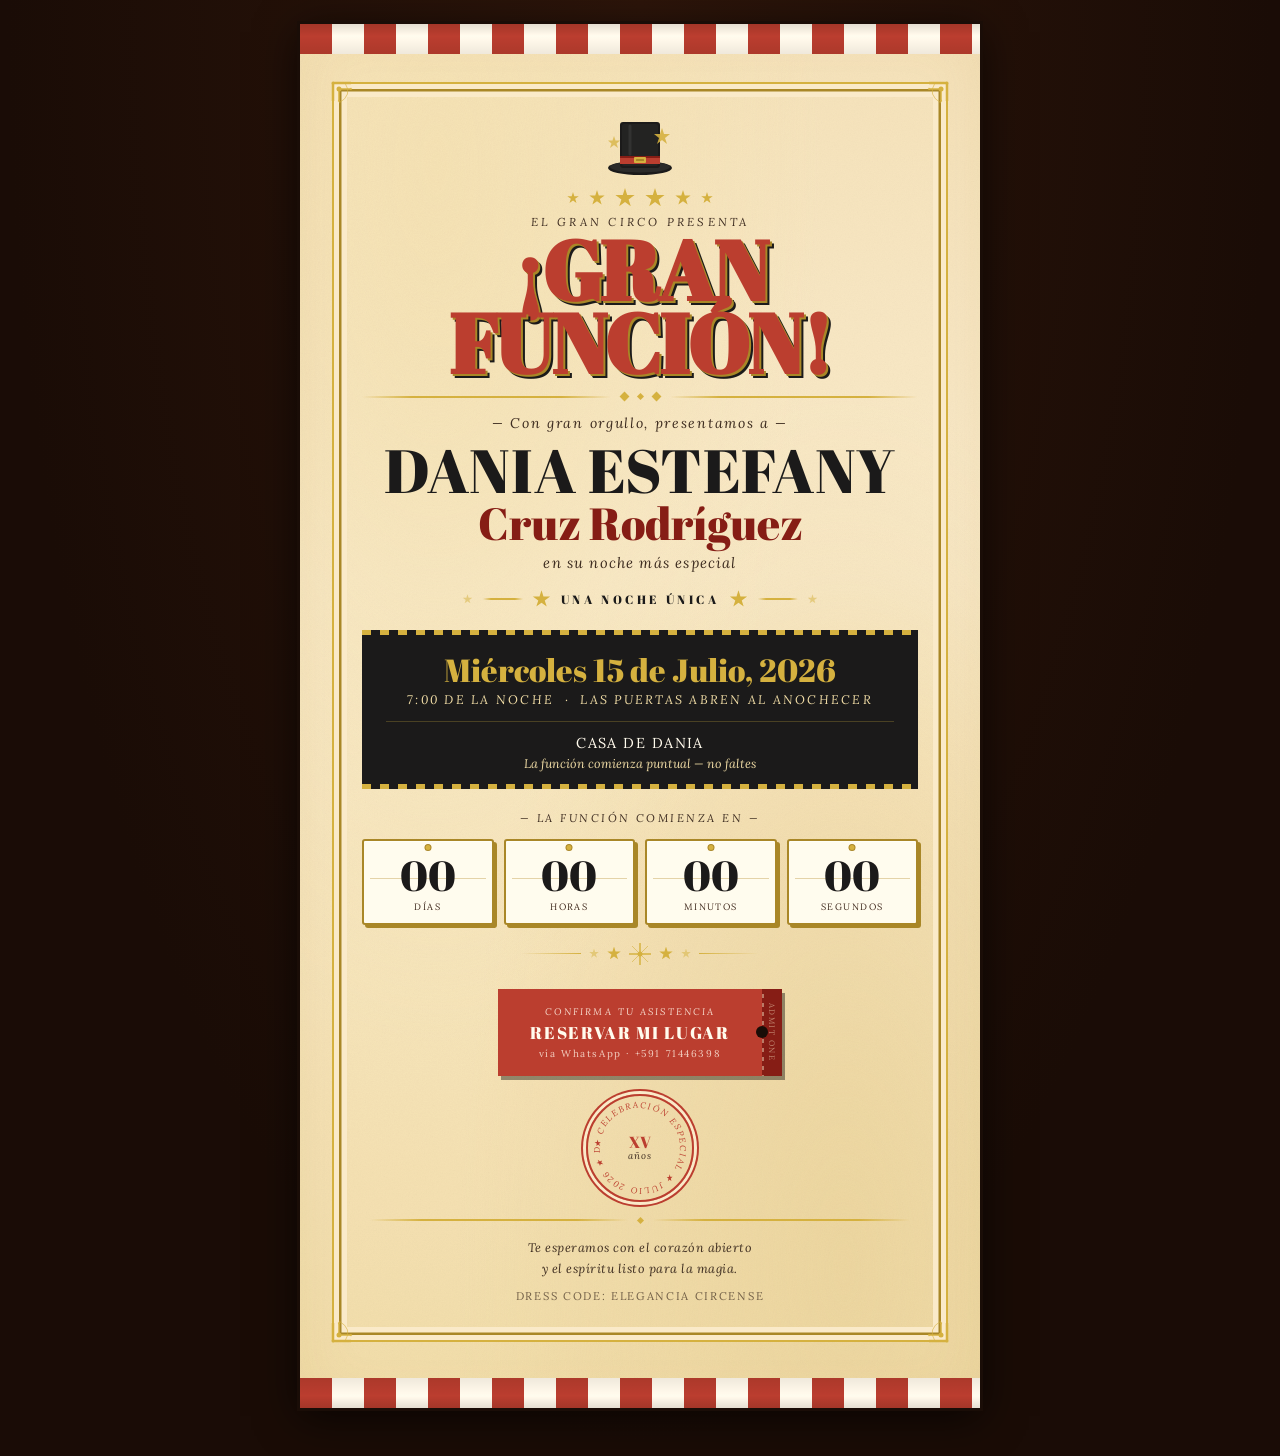
<file: inv_circo.html>
<!DOCTYPE html>
<html lang="es">
<head>
<meta charset="UTF-8">
<meta name="viewport" content="width=device-width, initial-scale=1.0">
<title>¡Gran Función! — Dania Estefany Cruz Rodríguez</title>
<style>
@import url('https://fonts.googleapis.com/css2?family=Abril+Fatface&family=Lora:ital,wght@0,400;0,600;1,400;1,600&display=swap');

*, *::before, *::after { box-sizing: border-box; margin: 0; padding: 0; }

:root {
  --cream:       #F5E6C8;
  --cream-light: #FDF8EE;
  --cream-mid:   #EDD9A3;
  --red:         #C0392B;
  --red-dark:    #8B1A12;
  --gold:        #D4AF37;
  --gold-dark:   #A88520;
  --ink:         #1A1A1A;
  --ink-warm:    #3D2B1F;
  --stripe-w:    32px;
}

body {
  background: #1a0c06;
  background-image:
    radial-gradient(ellipse at 50% 0%, #2d150a 0%, #1a0c06 70%);
  min-height: 100vh;
  display: flex;
  flex-direction: column;
  align-items: center;
  padding: 24px 0 48px;
  font-family: 'Lora', Georgia, serif;
}

/* ─── PAPER POSTER WRAPPER ─── */
.poster {
  width: 100%;
  max-width: 680px;
  position: relative;
  background-color: var(--cream);
  background-image:
    url("data:image/svg+xml,%3Csvg xmlns='http://www.w3.org/2000/svg' width='300' height='300'%3E%3Cfilter id='g'%3E%3CfeTurbulence type='fractalNoise' baseFrequency='0.75' numOctaves='4' stitchTiles='stitch'/%3E%3CfeColorMatrix type='saturate' values='0'/%3E%3C/filter%3E%3Crect width='300' height='300' filter='url(%23g)' opacity='0.06'/%3E%3C/svg%3E"),
    radial-gradient(ellipse at 20% 10%, #f0deb0 0%, transparent 50%),
    radial-gradient(ellipse at 80% 90%, #e8d29a 0%, transparent 50%),
    linear-gradient(180deg, #f0ddb5 0%, #F5E6C8 40%, #edd9a3 100%);
  box-shadow:
    0 0 0 3px #1a0c06,
    0 8px 40px rgba(0,0,0,0.7),
    inset 0 0 60px rgba(160,110,30,0.08);
  filter: sepia(8%);
}

/* ─── CIRCUS STRIPE BANDS ─── */
.stripe-band {
  width: 100%;
  height: 30px;
  background: repeating-linear-gradient(
    90deg,
    var(--red)         0px,
    var(--red)         var(--stripe-w),
    var(--cream-light) var(--stripe-w),
    var(--cream-light) calc(var(--stripe-w) * 2)
  );
  position: relative;
}
.stripe-band::after {
  content: '';
  position: absolute;
  inset: 0;
  background: linear-gradient(180deg, rgba(0,0,0,0.12) 0%, transparent 40%, rgba(0,0,0,0.08) 100%);
}
.stripe-band.bottom {
  transform: scaleY(-1);
}

/* ─── INNER FRAME ─── */
.inner-frame {
  padding: 28px 32px 36px;
  position: relative;
}

.frame-border {
  border: 2.5px solid var(--gold);
  box-shadow:
    inset 0 0 0 5px var(--cream),
    inset 0 0 0 7.5px var(--gold-dark),
    inset 0 0 0 13px var(--cream);
  padding: 26px 28px 34px;
  position: relative;
}

/* SVG corner ornaments */
.corner-ornament {
  position: absolute;
  width: 52px;
  height: 52px;
  z-index: 5;
}
.corner-ornament.tl { top: -3px; left: -3px; }
.corner-ornament.tr { top: -3px; right: -3px; transform: scaleX(-1); }
.corner-ornament.bl { bottom: -3px; left: -3px; transform: scaleY(-1); }
.corner-ornament.br { bottom: -3px; right: -3px; transform: scale(-1,-1); }

/* ─── TOP HAT SVG ─── */
.hat-wrap {
  display: flex;
  justify-content: center;
  margin-bottom: 4px;
}

/* ─── STARS ─── */
.star {
  display: inline-block;
  clip-path: polygon(50% 0%,61% 35%,98% 35%,68% 57%,79% 91%,50% 70%,21% 91%,32% 57%,2% 35%,39% 35%);
  background: var(--gold);
  flex-shrink: 0;
}
.star-row {
  display: flex;
  align-items: center;
  justify-content: center;
  gap: 10px;
  margin: 6px 0;
}

/* ─── TYPOGRAPHY HIERARCHY ─── */
.label-eyebrow {
  font-family: 'Lora', serif;
  font-style: italic;
  font-size: 0.72rem;
  color: var(--ink-warm);
  text-align: center;
  letter-spacing: 0.28em;
  text-transform: uppercase;
  margin-bottom: 4px;
}

.gran-funcion {
  font-family: 'Abril Fatface', serif;
  font-size: clamp(3rem, 11vw, 5.2rem);
  color: var(--red);
  text-align: center;
  line-height: 0.88;
  letter-spacing: -0.02em;
  text-shadow:
    2px 2px 0 var(--gold-dark),
    4px 4px 0 var(--ink);
  text-wrap: balance;
}

.subtitle-caps {
  font-family: 'Abril Fatface', serif;
  font-size: clamp(0.85rem, 3.5vw, 1.3rem);
  color: var(--ink);
  text-align: center;
  letter-spacing: 0.22em;
  text-transform: uppercase;
  text-wrap: balance;
}

/* ─── DIVIDERS ─── */
.divider {
  display: flex;
  align-items: center;
  gap: 10px;
  margin: 14px 0;
}
.div-line {
  flex: 1;
  height: 1.5px;
  background: linear-gradient(90deg, transparent, var(--gold) 20%, var(--gold) 80%, transparent);
}
.div-diamond {
  width: 7px; height: 7px;
  background: var(--gold);
  transform: rotate(45deg);
  flex-shrink: 0;
}
.div-diamond.sm { width: 5px; height: 5px; }

.divider-fancy {
  display: flex;
  align-items: center;
  justify-content: center;
  gap: 8px;
  margin: 18px 0;
}
.div-fancy-line {
  width: 60px; height: 1px;
  background: linear-gradient(90deg, transparent, var(--gold));
}
.div-fancy-line.flip {
  transform: scaleX(-1);
}

/* ─── PRESENTS SECTION ─── */
.presents-text {
  font-family: 'Lora', serif;
  font-style: italic;
  font-size: 0.88rem;
  color: var(--ink-warm);
  text-align: center;
  letter-spacing: 0.12em;
}

/* ─── NAME BLOCK ─── */
.name-block {
  text-align: center;
  padding: 10px 0 6px;
}
.name-first {
  font-family: 'Abril Fatface', serif;
  font-size: clamp(2.2rem, 9vw, 3.8rem);
  color: var(--ink);
  line-height: 0.95;
  letter-spacing: 0.01em;
  text-wrap: balance;
}
.name-last {
  font-family: 'Abril Fatface', serif;
  font-size: clamp(1.6rem, 6.5vw, 2.8rem);
  color: var(--red-dark);
  line-height: 1.05;
  text-wrap: balance;
}
.name-celebra {
  font-family: 'Lora', serif;
  font-style: italic;
  font-size: 0.92rem;
  color: var(--ink-warm);
  margin-top: 6px;
  letter-spacing: 0.08em;
}

/* ─── INFO BOX ─── */
.info-box {
  background: var(--ink);
  position: relative;
  padding: 22px 24px 18px;
  text-align: center;
  margin: 22px 0;
  overflow: hidden;
}
.info-box::before, .info-box::after {
  content: '';
  position: absolute;
  left: 0; right: 0;
  height: 5px;
  background: repeating-linear-gradient(
    90deg,
    var(--gold) 0px, var(--gold) 9px,
    transparent 9px, transparent 18px
  );
}
.info-box::before { top: 0; }
.info-box::after  { bottom: 0; }

.info-fecha {
  font-family: 'Abril Fatface', serif;
  font-size: clamp(1.3rem, 5vw, 2rem);
  color: var(--gold);
  line-height: 1.15;
  text-wrap: balance;
}
.info-dia-nombre {
  font-family: 'Lora', serif;
  font-style: italic;
  font-size: 0.78rem;
  color: var(--cream-mid);
  letter-spacing: 0.18em;
  text-transform: uppercase;
  margin-top: 2px;
}
.info-lugar {
  font-family: 'Lora', serif;
  font-size: 0.9rem;
  color: var(--cream-light);
  margin-top: 12px;
  letter-spacing: 0.1em;
  text-transform: uppercase;
}
.info-lugar-detail {
  font-family: 'Lora', serif;
  font-style: italic;
  font-size: 0.78rem;
  color: var(--cream-mid);
  margin-top: 3px;
}

/* ─── COUNTDOWN ─── */
.countdown-section {
  margin: 20px 0 16px;
}
.countdown-heading {
  font-family: 'Lora', serif;
  font-style: italic;
  font-size: 0.7rem;
  color: var(--ink-warm);
  text-align: center;
  letter-spacing: 0.22em;
  text-transform: uppercase;
  margin-bottom: 14px;
}
.countdown-grid {
  display: grid;
  grid-template-columns: repeat(4, 1fr);
  gap: 10px;
}
.cd-unit {
  background: var(--cream-light);
  border: 2px solid var(--gold-dark);
  border-radius: 3px;
  text-align: center;
  padding: 14px 4px 10px;
  position: relative;
  box-shadow:
    3px 3px 0 var(--gold-dark),
    inset 0 1px 0 rgba(255,255,255,0.6);
}
/* Mechanical split line */
.cd-unit::before {
  content: '';
  position: absolute;
  top: 50%;
  left: 6px; right: 6px;
  height: 1px;
  background: var(--gold-dark);
  opacity: 0.35;
  margin-top: -4px;
}
/* Screw dots like a clock */
.cd-unit::after {
  content: '';
  position: absolute;
  top: 4px; left: 50%; right: auto;
  width: 5px; height: 5px;
  background: var(--gold);
  border-radius: 50%;
  transform: translateX(-50%);
  box-shadow: 0 0 0 1px var(--gold-dark);
}
.cd-num {
  font-family: 'Abril Fatface', serif;
  font-size: clamp(1.9rem, 6vw, 2.6rem);
  color: var(--ink);
  line-height: 1;
  font-variant-numeric: tabular-nums;
  position: relative;
}
.cd-label {
  font-family: 'Lora', serif;
  font-size: 0.58rem;
  color: var(--ink-warm);
  letter-spacing: 0.16em;
  text-transform: uppercase;
  margin-top: 4px;
}

/* ─── TICKET BUTTON ─── */
.ticket-wrap {
  display: flex;
  justify-content: center;
  margin: 24px 0 18px;
}
.ticket-btn {
  display: inline-flex;
  align-items: stretch;
  text-decoration: none;
  position: relative;
  filter: drop-shadow(3px 4px 0 rgba(0,0,0,0.4));
  transition: filter 0.15s;
}
.ticket-btn:hover {
  filter: drop-shadow(4px 5px 0 rgba(0,0,0,0.5)) brightness(1.05);
}
.ticket-btn:focus-visible {
  outline: 3px solid var(--gold);
  outline-offset: 4px;
  border-radius: 2px;
}
.ticket-main {
  background: var(--red);
  color: var(--cream-light);
  padding: 16px 32px;
  display: flex;
  flex-direction: column;
  align-items: center;
  gap: 3px;
  cursor: pointer;
  border: none;
}
.ticket-top-text {
  font-family: 'Lora', serif;
  font-style: italic;
  font-size: 0.6rem;
  letter-spacing: 0.22em;
  opacity: 0.82;
  text-transform: uppercase;
}
.ticket-main-text {
  font-family: 'Abril Fatface', serif;
  font-size: 1.05rem;
  letter-spacing: 0.1em;
  text-transform: uppercase;
}
.ticket-sub-text {
  font-family: 'Lora', serif;
  font-size: 0.62rem;
  letter-spacing: 0.16em;
  opacity: 0.76;
}

/* Perforated tear edge */
.ticket-perf {
  width: 20px;
  background: var(--red-dark);
  position: relative;
  display: flex;
  align-items: center;
  justify-content: center;
}
.ticket-perf::before {
  content: '';
  position: absolute;
  left: 0;
  top: 0; bottom: 0;
  width: 2px;
  /* dashed line via gradient */
  background-image: repeating-linear-gradient(
    180deg,
    transparent 0px,
    transparent 5px,
    rgba(245,230,200,0.45) 5px,
    rgba(245,230,200,0.45) 9px
  );
}
/* Semicircle notches */
.ticket-perf::after {
  content: '';
  width: 12px; height: 12px;
  background: #1a0c06;
  border-radius: 50%;
  position: absolute;
  left: -6px;
}
.ticket-perf-inner {
  writing-mode: vertical-rl;
  font-family: 'Lora', serif;
  font-size: 0.5rem;
  color: rgba(245,230,200,0.5);
  letter-spacing: 0.18em;
  text-transform: uppercase;
  padding: 8px 0;
}

/* ─── ROTATING SEAL ─── */
.seal-wrap {
  display: flex;
  justify-content: center;
  margin: 8px 0 16px;
}
.seal {
  width: 108px; height: 108px;
  position: relative;
  display: flex;
  align-items: center;
  justify-content: center;
}
.seal-ring {
  position: absolute;
  inset: 0;
  border-radius: 50%;
  border: 2.5px solid var(--red);
  box-shadow:
    0 0 0 3px var(--cream),
    0 0 0 5px var(--red);
}
.seal-svg {
  position: absolute;
  inset: 0;
  width: 100%; height: 100%;
}
.seal-center-text {
  font-family: 'Abril Fatface', serif;
  font-size: 1rem;
  color: var(--red);
  text-align: center;
  line-height: 1.1;
  position: relative;
  z-index: 2;
}
.seal-center-text span {
  display: block;
  font-family: 'Lora', serif;
  font-style: italic;
  font-size: 0.6rem;
  letter-spacing: 0.1em;
  color: var(--ink-warm);
}

/* ─── BOTTOM NOTE ─── */
.bottom-note {
  text-align: center;
  padding: 0 8px;
}
.bottom-note p {
  font-family: 'Lora', serif;
  font-style: italic;
  font-size: 0.78rem;
  color: var(--ink-warm);
  line-height: 1.7;
  letter-spacing: 0.04em;
}

/* ─── ANIMATIONS ─── */
@keyframes sway {
  0%,100% { transform: rotate(-2.5deg); }
  50%      { transform: rotate(2.5deg); }
}
@keyframes spin-slow {
  from { transform: rotate(0deg); }
  to   { transform: rotate(360deg); }
}
@keyframes twinkle {
  0%,100% { opacity: 1; transform: scale(1); }
  50%     { opacity: 0.6; transform: scale(0.82); }
}
@keyframes pulse-gold {
  0%,100% { opacity: 1; }
  50%     { opacity: 0.7; }
}

.sway-anim {
  display: inline-block;
  transform-origin: 50% 8%;
  animation: sway 3.5s ease-in-out infinite;
}
.star.tw1 { animation: twinkle 1.8s ease-in-out infinite; }
.star.tw2 { animation: twinkle 1.8s ease-in-out 0.45s infinite; }
.star.tw3 { animation: twinkle 1.8s ease-in-out 0.9s infinite; }
.star.tw4 { animation: twinkle 1.8s ease-in-out 0.22s infinite; }
.star.tw5 { animation: twinkle 1.8s ease-in-out 1.1s infinite; }
.star.tw6 { animation: twinkle 1.8s ease-in-out 0.65s infinite; }

.seal-svg-rotating {
  animation: spin-slow 14s linear infinite;
}

@media (prefers-reduced-motion: reduce) {
  .sway-anim, .seal-svg-rotating,
  .star { animation: none !important; }
}

/* ─── RESPONSIVE ─── */
@media (max-width: 480px) {
  body { padding: 0 0 32px; }
  .poster { box-shadow: none; }
  .inner-frame { padding: 18px 14px 26px; }
  .frame-border { padding: 18px 14px 26px; }
  .info-box { padding: 18px 16px 14px; }
  .corner-ornament { width: 40px; height: 40px; }
}
</style>
</head>
<body>

<div class="poster">

  <!-- TOP STRIPE BAND -->
  <div class="stripe-band top"></div>

  <div class="inner-frame">
    <div class="frame-border">

      <!-- CORNER ORNAMENTS -->
      <svg class="corner-ornament tl" viewBox="0 0 52 52" fill="none" xmlns="http://www.w3.org/2000/svg" aria-hidden="true">
        <path d="M2 2 L20 2" stroke="#D4AF37" stroke-width="2.5"/>
        <path d="M2 2 L2 20" stroke="#D4AF37" stroke-width="2.5"/>
        <path d="M8 8 L20 8" stroke="#D4AF37" stroke-width="1.5"/>
        <path d="M8 8 L8 20" stroke="#D4AF37" stroke-width="1.5"/>
        <circle cx="8" cy="8" r="2.5" fill="#D4AF37"/>
        <circle cx="2" cy="2" r="1.5" fill="#D4AF37"/>
        <path d="M14 2 Q22 14 8 22" stroke="#D4AF37" stroke-width="1" fill="none" opacity="0.6"/>
        <circle cx="20" cy="8" r="1.2" fill="#D4AF37" opacity="0.7"/>
        <circle cx="8" cy="20" r="1.2" fill="#D4AF37" opacity="0.7"/>
      </svg>
      <svg class="corner-ornament tr" viewBox="0 0 52 52" fill="none" xmlns="http://www.w3.org/2000/svg" aria-hidden="true">
        <path d="M2 2 L20 2" stroke="#D4AF37" stroke-width="2.5"/>
        <path d="M2 2 L2 20" stroke="#D4AF37" stroke-width="2.5"/>
        <path d="M8 8 L20 8" stroke="#D4AF37" stroke-width="1.5"/>
        <path d="M8 8 L8 20" stroke="#D4AF37" stroke-width="1.5"/>
        <circle cx="8" cy="8" r="2.5" fill="#D4AF37"/>
        <circle cx="2" cy="2" r="1.5" fill="#D4AF37"/>
        <path d="M14 2 Q22 14 8 22" stroke="#D4AF37" stroke-width="1" fill="none" opacity="0.6"/>
        <circle cx="20" cy="8" r="1.2" fill="#D4AF37" opacity="0.7"/>
        <circle cx="8" cy="20" r="1.2" fill="#D4AF37" opacity="0.7"/>
      </svg>
      <svg class="corner-ornament bl" viewBox="0 0 52 52" fill="none" xmlns="http://www.w3.org/2000/svg" aria-hidden="true">
        <path d="M2 2 L20 2" stroke="#D4AF37" stroke-width="2.5"/>
        <path d="M2 2 L2 20" stroke="#D4AF37" stroke-width="2.5"/>
        <path d="M8 8 L20 8" stroke="#D4AF37" stroke-width="1.5"/>
        <path d="M8 8 L8 20" stroke="#D4AF37" stroke-width="1.5"/>
        <circle cx="8" cy="8" r="2.5" fill="#D4AF37"/>
        <circle cx="2" cy="2" r="1.5" fill="#D4AF37"/>
        <path d="M14 2 Q22 14 8 22" stroke="#D4AF37" stroke-width="1" fill="none" opacity="0.6"/>
        <circle cx="20" cy="8" r="1.2" fill="#D4AF37" opacity="0.7"/>
        <circle cx="8" cy="20" r="1.2" fill="#D4AF37" opacity="0.7"/>
      </svg>
      <svg class="corner-ornament br" viewBox="0 0 52 52" fill="none" xmlns="http://www.w3.org/2000/svg" aria-hidden="true">
        <path d="M2 2 L20 2" stroke="#D4AF37" stroke-width="2.5"/>
        <path d="M2 2 L2 20" stroke="#D4AF37" stroke-width="2.5"/>
        <path d="M8 8 L20 8" stroke="#D4AF37" stroke-width="1.5"/>
        <path d="M8 8 L8 20" stroke="#D4AF37" stroke-width="1.5"/>
        <circle cx="8" cy="8" r="2.5" fill="#D4AF37"/>
        <circle cx="2" cy="2" r="1.5" fill="#D4AF37"/>
        <path d="M14 2 Q22 14 8 22" stroke="#D4AF37" stroke-width="1" fill="none" opacity="0.6"/>
        <circle cx="20" cy="8" r="1.2" fill="#D4AF37" opacity="0.7"/>
        <circle cx="8" cy="20" r="1.2" fill="#D4AF37" opacity="0.7"/>
      </svg>

      <!-- TOP HAT + EYEBROW -->
      <div class="hat-wrap">
        <div class="sway-anim">
          <svg width="72" height="68" viewBox="0 0 72 68" fill="none" xmlns="http://www.w3.org/2000/svg" aria-hidden="true">
            <!-- Hat brim -->
            <ellipse cx="36" cy="58" rx="32" ry="7" fill="#1A1A1A"/>
            <ellipse cx="36" cy="57" rx="30" ry="5.5" fill="#2a2a2a"/>
            <!-- Hat body -->
            <rect x="16" y="12" width="40" height="46" rx="3" fill="#1A1A1A"/>
            <rect x="18" y="14" width="36" height="42" rx="2" fill="#222"/>
            <!-- Hat band -->
            <rect x="16" y="46" width="40" height="8" fill="#C0392B"/>
            <rect x="16" y="46" width="40" height="2" fill="#8B1A12"/>
            <!-- Gold buckle -->
            <rect x="30" y="47" width="12" height="6" rx="1" fill="#D4AF37"/>
            <rect x="32" y="49" width="8" height="2" rx="0.5" fill="#A88520"/>
            <!-- Shine line -->
            <line x1="26" y1="16" x2="26" y2="44" stroke="rgba(255,255,255,0.07)" stroke-width="3" stroke-linecap="round"/>
            <!-- Stars on hat -->
            <polygon points="58,18 60,24 66,24 61,28 63,34 58,30 53,34 55,28 50,24 56,24" fill="#D4AF37" opacity="0.9"/>
            <polygon points="10,26 11.5,30.5 16,30.5 12.5,33.5 14,38 10,35 6,38 7.5,33.5 4,30.5 8.5,30.5" fill="#D4AF37" opacity="0.75"/>
          </svg>
        </div>
      </div>

      <!-- STAR ROW -->
      <div class="star-row">
        <div class="star tw1" style="width:12px;height:12px"></div>
        <div class="star tw2" style="width:16px;height:16px"></div>
        <div class="star tw3" style="width:20px;height:20px"></div>
        <div class="star tw4" style="width:20px;height:20px"></div>
        <div class="star tw5" style="width:16px;height:16px"></div>
        <div class="star tw6" style="width:12px;height:12px"></div>
      </div>

      <!-- EYEBROW -->
      <p class="label-eyebrow">El Gran Circo Presenta</p>

      <!-- HEADLINE -->
      <h1 class="gran-funcion">¡GRAN<br>FUNCIÓN!</h1>

      <!-- DIVIDER -->
      <div class="divider" style="margin-top:14px">
        <div class="div-line"></div>
        <div class="div-diamond"></div>
        <div class="div-diamond sm"></div>
        <div class="div-diamond"></div>
        <div class="div-line"></div>
      </div>

      <!-- PRESENTS -->
      <p class="presents-text">— Con gran orgullo, presentamos a —</p>

      <!-- NAME -->
      <div class="name-block">
        <div class="name-first">DANIA ESTEFANY</div>
        <div class="name-last">Cruz Rodríguez</div>
        <div class="name-celebra">en su noche más especial</div>
      </div>

      <!-- STAR ROW 2 -->
      <div class="star-row" style="margin-top:12px">
        <div class="star" style="width:10px;height:10px;opacity:0.5"></div>
        <div class="div-line" style="max-width:40px"></div>
        <div class="star" style="width:18px;height:18px"></div>
        <p class="subtitle-caps" style="font-size:0.75rem;letter-spacing:0.3em">Una Noche Única</p>
        <div class="star" style="width:18px;height:18px"></div>
        <div class="div-line" style="max-width:40px;transform:scaleX(-1)"></div>
        <div class="star" style="width:10px;height:10px;opacity:0.5"></div>
      </div>

      <!-- INFO BOX -->
      <div class="info-box" role="region" aria-label="Datos del evento">
        <div class="info-fecha">Miércoles 15 de Julio, 2026</div>
        <div class="info-dia-nombre">7:00 de la noche &nbsp;·&nbsp; Las puertas abren al anochecer</div>
        <div style="height:1px;background:rgba(212,175,55,0.25);margin:14px 0 12px;"></div>
        <div class="info-lugar">Casa de Dania</div>
        <div class="info-lugar-detail">La función comienza puntual — no faltes</div>
      </div>

      <!-- COUNTDOWN -->
      <div class="countdown-section">
        <div class="countdown-heading">— La función comienza en —</div>
        <div class="countdown-grid" role="timer" aria-live="polite" aria-label="Cuenta regresiva">
          <div class="cd-unit">
            <div class="cd-num" id="cd-days">--</div>
            <div class="cd-label">Días</div>
          </div>
          <div class="cd-unit">
            <div class="cd-num" id="cd-hours">--</div>
            <div class="cd-label">Horas</div>
          </div>
          <div class="cd-unit">
            <div class="cd-num" id="cd-mins">--</div>
            <div class="cd-label">Minutos</div>
          </div>
          <div class="cd-unit">
            <div class="cd-num" id="cd-secs">--</div>
            <div class="cd-label">Segundos</div>
          </div>
        </div>
      </div>

      <!-- DIVIDER WITH STARS -->
      <div class="divider-fancy" aria-hidden="true">
        <div class="div-fancy-line"></div>
        <div class="star" style="width:10px;height:10px;opacity:0.5"></div>
        <div class="star" style="width:14px;height:14px"></div>
        <svg width="22" height="22" viewBox="0 0 22 22" aria-hidden="true">
          <line x1="11" y1="0" x2="11" y2="22" stroke="#D4AF37" stroke-width="1.5"/>
          <line x1="0" y1="11" x2="22" y2="11" stroke="#D4AF37" stroke-width="1.5"/>
          <line x1="3" y1="3" x2="19" y2="19" stroke="#D4AF37" stroke-width="1" opacity="0.6"/>
          <line x1="19" y1="3" x2="3" y2="19" stroke="#D4AF37" stroke-width="1" opacity="0.6"/>
          <circle cx="11" cy="11" r="2.5" fill="#D4AF37"/>
        </svg>
        <div class="star" style="width:14px;height:14px"></div>
        <div class="star" style="width:10px;height:10px;opacity:0.5"></div>
        <div class="div-fancy-line flip"></div>
      </div>

      <!-- TICKET BUTTON -->
      <div class="ticket-wrap">
        <a href="https://wa.me/59171446398?text=¡Hola%20Dania!%20Confirmo%20mi%20asistencia%20a%20tu%20Gran%20Función%20del%2015%20de%20julio%20🎪"
           class="ticket-btn"
           target="_blank"
           rel="noopener noreferrer"
           aria-label="Confirmar asistencia por WhatsApp">
          <div class="ticket-main">
            <div class="ticket-top-text">Confirma tu asistencia</div>
            <div class="ticket-main-text">RESERVAR MI LUGAR</div>
            <div class="ticket-sub-text">vía WhatsApp · +591 71446398</div>
          </div>
          <div class="ticket-perf" aria-hidden="true">
            <div class="ticket-perf-inner">ADMIT ONE</div>
          </div>
        </a>
      </div>

      <!-- ROTATING SEAL -->
      <div class="seal-wrap" aria-hidden="true">
        <div class="seal">
          <div class="seal-ring"></div>
          <!-- Rotating outer text ring -->
          <svg class="seal-svg seal-svg-rotating" viewBox="0 0 108 108" xmlns="http://www.w3.org/2000/svg">
            <defs>
              <path id="seal-circle" d="M54,54 m-40,0 a40,40 0 1,1 80,0 a40,40 0 1,1 -80,0" fill="none"/>
            </defs>
            <text font-family="Lora, serif" font-style="italic" font-size="8.5" fill="#C0392B" letter-spacing="1.8">
              <textPath href="#seal-circle">★ CELEBRACIÓN ESPECIAL ★ JULIO 2026 ★ DANIA ★</textPath>
            </text>
          </svg>
          <!-- Static center -->
          <div class="seal-center-text">
            XV<br>
            <span>años</span>
          </div>
        </div>
      </div>

      <!-- BOTTOM NOTE -->
      <div class="bottom-note">
        <div class="divider" style="margin-bottom:14px">
          <div class="div-line"></div>
          <div class="div-diamond sm"></div>
          <div class="div-line"></div>
        </div>
        <p>
          Te esperamos con el corazón abierto<br>
          y el espíritu listo para la magia.
        </p>
        <p style="margin-top:8px;font-size:0.7rem;opacity:0.7;letter-spacing:0.15em;text-transform:uppercase;font-style:normal">
          Dress Code: Elegancia Circense
        </p>
      </div>

    </div><!-- /.frame-border -->
  </div><!-- /.inner-frame -->

  <!-- BOTTOM STRIPE BAND -->
  <div class="stripe-band bottom"></div>

</div><!-- /.poster -->

<script>
(function() {
  var target = new Date('2026-07-15T19:00:00');

  function pad(n) {
    return String(n).padStart(2, '0');
  }

  function tick() {
    var now  = new Date();
    var diff = target - now;

    if (diff <= 0) {
      document.getElementById('cd-days').textContent  = '00';
      document.getElementById('cd-hours').textContent = '00';
      document.getElementById('cd-mins').textContent  = '00';
      document.getElementById('cd-secs').textContent  = '00';
      return;
    }

    var days  = Math.floor(diff / 86400000);
    var hours = Math.floor((diff % 86400000) / 3600000);
    var mins  = Math.floor((diff % 3600000)  / 60000);
    var secs  = Math.floor((diff % 60000)    / 1000);

    document.getElementById('cd-days').textContent  = pad(days);
    document.getElementById('cd-hours').textContent = pad(hours);
    document.getElementById('cd-mins').textContent  = pad(mins);
    document.getElementById('cd-secs').textContent  = pad(secs);
  }

  tick();
  setInterval(tick, 1000);
})();
</script>

</body>
</html>
</file>
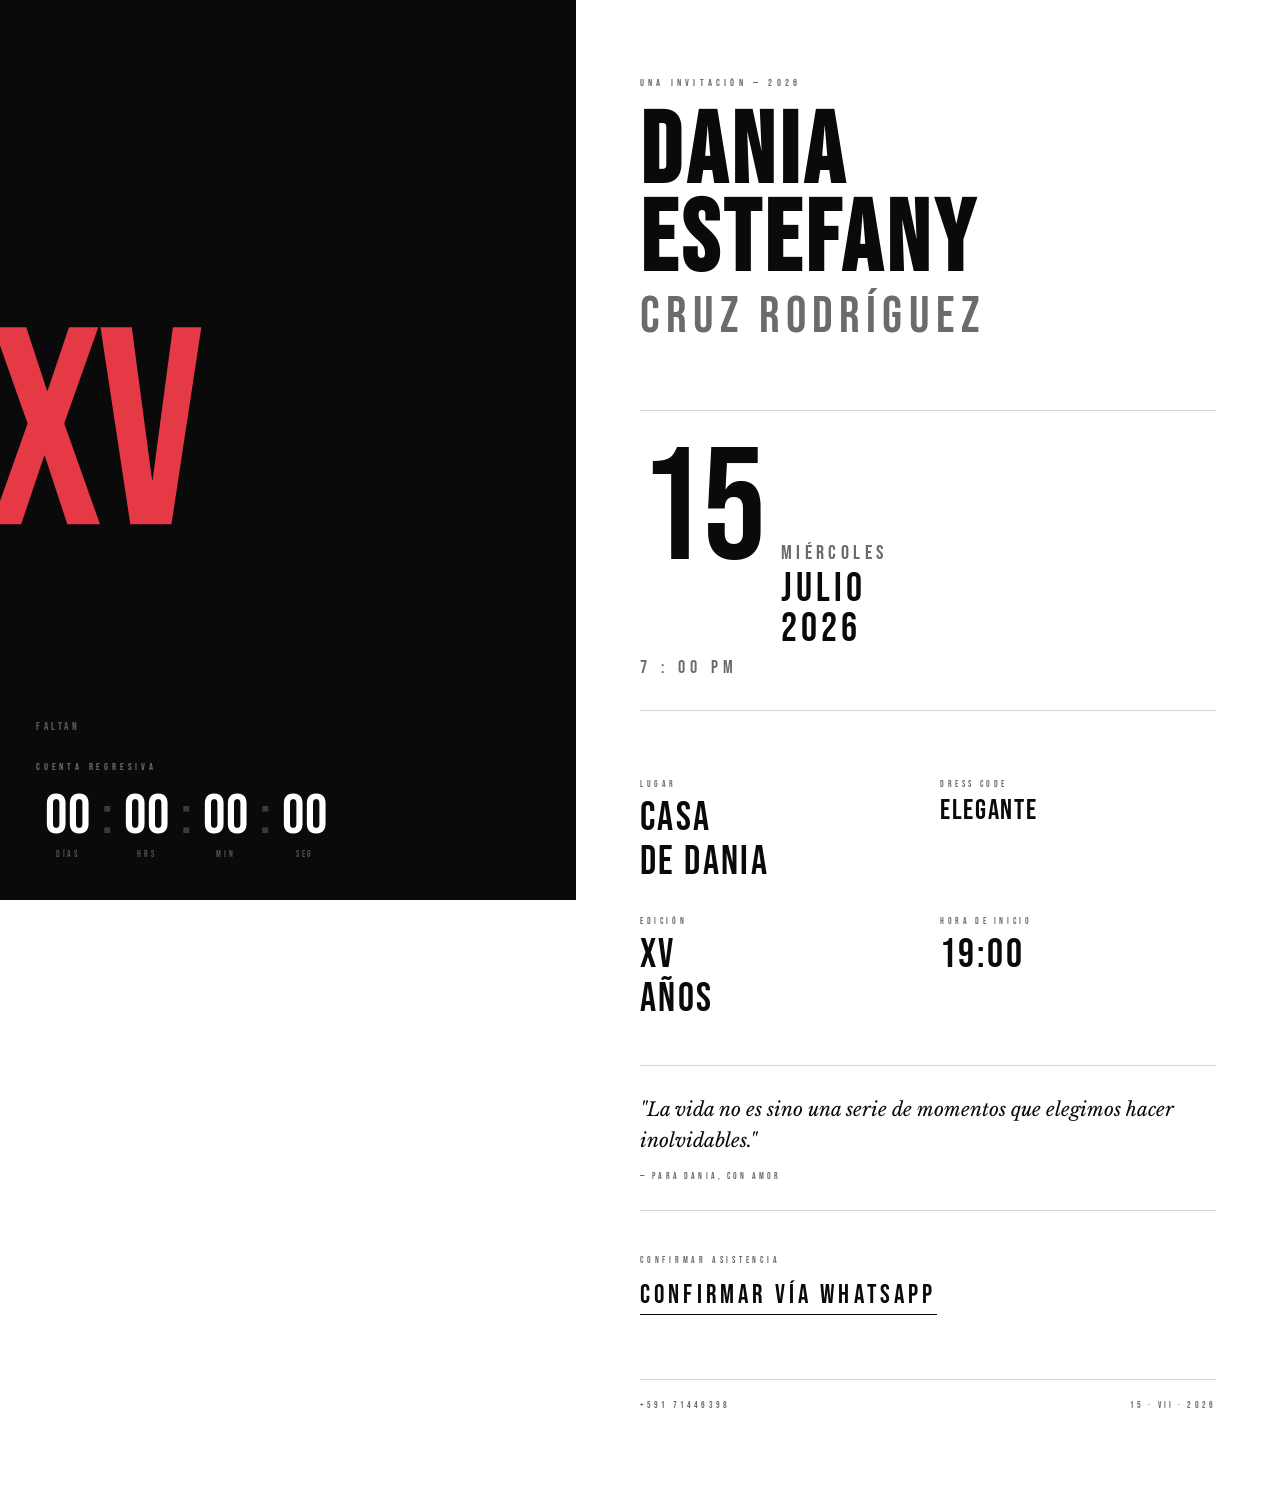
<file: inv_magazine.html>
<!DOCTYPE html>
<html lang="es">
<head>
  <meta charset="UTF-8" />
  <meta name="viewport" content="width=device-width, initial-scale=1.0" />
  <title>Dania Estefany — XV Cumpleaños</title>
  <link rel="preconnect" href="https://fonts.googleapis.com" />
  <link rel="preconnect" href="https://fonts.gstatic.com" crossorigin />
  <link href="https://fonts.googleapis.com/css2?family=Bebas+Neue&family=Libre+Baskerville:ital,wght@0,400;0,700;1,400&display=swap" rel="stylesheet" />
  <style>
    /* ─── TOKENS ─── */
    :root {
      --ink:       #0A0A0A;
      --ink-soft:  #6B6B6B;
      --ground:    #FFFFFF;
      --accent:    #E63946;
      --block:     #0A0A0A;
      --rule:      #D4D4D4;

      --ff-display: 'Bebas Neue', 'Arial Narrow', Arial, sans-serif;
      --ff-body:    'Libre Baskerville', Georgia, serif;
    }

    /* ─── RESET ─── */
    *, *::before, *::after { box-sizing: border-box; margin: 0; padding: 0; }
    html { scroll-behavior: smooth; }
    body {
      background: var(--ground);
      color: var(--ink);
      font-family: var(--ff-body);
      -webkit-font-smoothing: antialiased;
      overflow-x: hidden;
    }

    /* ─── FADE-IN SCROLL REVEAL ─── */
    .reveal {
      opacity: 0;
      transform: translateY(28px);
      transition: opacity 0.72s ease, transform 0.72s ease;
    }
    .reveal.visible {
      opacity: 1;
      transform: none;
    }
    @media (prefers-reduced-motion: reduce) {
      .reveal { opacity: 1; transform: none; transition: none; }
    }

    /* ─── LAYOUT SHELL ─── */
    .page-grid {
      display: grid;
      grid-template-columns: 45vw 1fr;
      min-height: 100vh;
    }

    /* ─── LEFT BLOCK ─── */
    .left-block {
      background: var(--block);
      position: sticky;
      top: 0;
      height: 100vh;
      display: flex;
      flex-direction: column;
      justify-content: flex-end;
      padding: 40px 36px;
      overflow: hidden;
    }

    .xv-glyph {
      font-family: var(--ff-display);
      font-size: clamp(140px, 22vw, 300px);
      line-height: 0.82;
      color: var(--accent);
      letter-spacing: -0.02em;
      position: absolute;
      top: 50%;
      left: -0.04em;
      transform: translateY(-54%);
      pointer-events: none;
      user-select: none;
    }

    .left-label {
      font-family: var(--ff-display);
      font-size: 11px;
      letter-spacing: 0.32em;
      color: rgba(255,255,255,0.35);
      text-transform: uppercase;
      margin-bottom: 28px;
    }

    /* COUNTDOWN */
    .countdown-wrap {
      position: relative;
      z-index: 2;
    }
    .countdown-title {
      font-family: var(--ff-display);
      font-size: 10px;
      letter-spacing: 0.38em;
      color: rgba(255,255,255,0.4);
      text-transform: uppercase;
      margin-bottom: 16px;
    }
    .countdown {
      display: flex;
      gap: 0;
      align-items: flex-start;
    }
    .cd-unit {
      display: flex;
      flex-direction: column;
      align-items: center;
      min-width: 64px;
    }
    .cd-num {
      font-family: var(--ff-display);
      font-size: clamp(38px, 5vw, 56px);
      line-height: 1;
      color: #FFFFFF;
      font-variant-numeric: tabular-nums;
      letter-spacing: 0.01em;
    }
    .cd-label {
      font-family: var(--ff-display);
      font-size: 9px;
      letter-spacing: 0.3em;
      color: rgba(255,255,255,0.3);
      text-transform: uppercase;
      margin-top: 4px;
    }
    .cd-sep {
      font-family: var(--ff-display);
      font-size: clamp(38px, 5vw, 56px);
      line-height: 1;
      color: rgba(255,255,255,0.2);
      padding: 0 2px;
      align-self: flex-start;
    }

    /* ─── RIGHT CONTENT ─── */
    .right-content {
      padding: clamp(40px, 6vw, 80px) clamp(28px, 5vw, 72px);
      display: flex;
      flex-direction: column;
      gap: 0;
    }

    /* eyebrow */
    .eyebrow {
      font-family: var(--ff-display);
      font-size: 10px;
      letter-spacing: 0.42em;
      color: var(--ink-soft);
      text-transform: uppercase;
      margin-bottom: 20px;
    }

    /* NAME HEADLINE */
    .name-block {
      margin-bottom: 36px;
    }
    .name-first {
      font-family: var(--ff-display);
      font-size: clamp(52px, 8vw, 100px);
      line-height: 0.88;
      letter-spacing: 0.05em;
      text-transform: uppercase;
      text-wrap: balance;
    }
    .name-last {
      font-family: var(--ff-display);
      font-size: clamp(28px, 4vw, 52px);
      line-height: 1;
      letter-spacing: 0.12em;
      text-transform: uppercase;
      color: var(--ink-soft);
      margin-top: 6px;
    }

    /* rule */
    .rule {
      border: none;
      border-top: 1px solid var(--rule);
      margin: 32px 0;
    }

    /* DATE BLOCK */
    .date-block {
      display: flex;
      align-items: baseline;
      gap: 16px;
      flex-wrap: wrap;
      margin-bottom: 8px;
    }
    .date-day-num {
      font-family: var(--ff-display);
      font-size: clamp(80px, 13vw, 160px);
      line-height: 0.85;
      letter-spacing: -0.01em;
    }
    .date-meta {
      display: flex;
      flex-direction: column;
      gap: 4px;
    }
    .date-weekday {
      font-family: var(--ff-display);
      font-size: clamp(14px, 2vw, 20px);
      letter-spacing: 0.22em;
      text-transform: uppercase;
      color: var(--ink-soft);
    }
    .date-monthyear {
      font-family: var(--ff-display);
      font-size: clamp(22px, 3.5vw, 40px);
      letter-spacing: 0.1em;
      line-height: 1;
    }
    .date-time {
      font-family: var(--ff-display);
      font-size: clamp(14px, 2vw, 18px);
      letter-spacing: 0.3em;
      color: var(--ink-soft);
      text-transform: uppercase;
    }

    /* DETAILS GRID */
    .details-grid {
      display: grid;
      grid-template-columns: 1fr 1fr;
      gap: 32px 24px;
      margin: 36px 0;
    }
    .detail-item {}
    .detail-label {
      font-family: var(--ff-display);
      font-size: 9px;
      letter-spacing: 0.4em;
      text-transform: uppercase;
      color: var(--ink-soft);
      margin-bottom: 6px;
    }
    .detail-value {
      font-family: var(--ff-display);
      font-size: clamp(18px, 2.5vw, 28px);
      letter-spacing: 0.06em;
      line-height: 1.1;
    }
    .detail-value.large {
      font-size: clamp(24px, 3.5vw, 40px);
    }

    /* QUOTE */
    .quote-block {
      padding: 28px 0;
      border-top: 1px solid var(--rule);
      border-bottom: 1px solid var(--rule);
      margin: 8px 0 36px;
    }
    .quote-text {
      font-family: var(--ff-body);
      font-style: italic;
      font-size: clamp(15px, 2vw, 19px);
      line-height: 1.65;
      color: var(--ink);
      max-width: 52ch;
    }
    .quote-attr {
      font-family: var(--ff-display);
      font-size: 9px;
      letter-spacing: 0.35em;
      text-transform: uppercase;
      color: var(--ink-soft);
      margin-top: 14px;
    }

    /* CONFIRM BUTTON */
    .confirm-section {
      margin-top: 8px;
    }
    .confirm-label {
      font-family: var(--ff-display);
      font-size: 9px;
      letter-spacing: 0.42em;
      text-transform: uppercase;
      color: var(--ink-soft);
      margin-bottom: 14px;
    }
    .confirm-btn {
      font-family: var(--ff-display);
      font-size: clamp(18px, 2.5vw, 26px);
      letter-spacing: 0.16em;
      text-transform: uppercase;
      color: var(--ink);
      text-decoration: none;
      border-bottom: 1.5px solid var(--ink);
      padding-bottom: 3px;
      display: inline-block;
      transition: color 0.2s ease, border-color 0.2s ease;
      background: none;
      border-top: none;
      border-left: none;
      border-right: none;
      cursor: pointer;
    }
    .confirm-btn:hover,
    .confirm-btn:focus-visible {
      color: var(--accent);
      border-bottom-color: var(--accent);
      outline: none;
    }
    .confirm-btn:focus-visible {
      outline: 2px solid var(--accent);
      outline-offset: 4px;
    }

    /* FOOTER RULE */
    .footer-rule {
      margin-top: 64px;
      padding-top: 20px;
      border-top: 1px solid var(--rule);
      font-family: var(--ff-display);
      font-size: 9px;
      letter-spacing: 0.35em;
      text-transform: uppercase;
      color: var(--ink-soft);
      display: flex;
      justify-content: space-between;
      flex-wrap: wrap;
      gap: 8px;
    }

    /* ─── MOBILE ─── */
    @media (max-width: 768px) {
      .page-grid {
        grid-template-columns: 1fr;
      }

      .left-block {
        position: relative;
        height: auto;
        min-height: 54vw;
        padding: 28px 24px 32px;
      }

      .xv-glyph {
        font-size: clamp(100px, 38vw, 200px);
        top: 50%;
        left: -0.02em;
        transform: translateY(-50%);
      }

      .cd-unit { min-width: 52px; }
      .cd-num { font-size: clamp(32px, 8vw, 48px); }

      .right-content {
        padding: 36px 24px;
      }

      .details-grid {
        grid-template-columns: 1fr;
        gap: 24px;
      }

      .date-day-num { font-size: clamp(72px, 22vw, 120px); }
    }
  </style>
</head>
<body>

<div class="page-grid">

  <!-- LEFT: BLACK BLOCK -->
  <aside class="left-block" aria-label="Countdown">
    <span class="xv-glyph" aria-hidden="true">XV</span>

    <p class="left-label">Faltan</p>

    <div class="countdown-wrap">
      <p class="countdown-title">Cuenta regresiva</p>
      <div class="countdown" id="countdown" role="timer" aria-live="off">
        <div class="cd-unit">
          <span class="cd-num" id="cd-days">00</span>
          <span class="cd-label">Días</span>
        </div>
        <span class="cd-sep" aria-hidden="true">:</span>
        <div class="cd-unit">
          <span class="cd-num" id="cd-hours">00</span>
          <span class="cd-label">Hrs</span>
        </div>
        <span class="cd-sep" aria-hidden="true">:</span>
        <div class="cd-unit">
          <span class="cd-num" id="cd-mins">00</span>
          <span class="cd-label">Min</span>
        </div>
        <span class="cd-sep" aria-hidden="true">:</span>
        <div class="cd-unit">
          <span class="cd-num" id="cd-secs">00</span>
          <span class="cd-label">Seg</span>
        </div>
      </div>
    </div>
  </aside>

  <!-- RIGHT: EDITORIAL CONTENT -->
  <main class="right-content">

    <p class="eyebrow reveal">Una invitación — 2026</p>

    <div class="name-block reveal">
      <h1 class="name-first">Dania<br>Estefany</h1>
      <p class="name-last">Cruz Rodríguez</p>
    </div>

    <hr class="rule" aria-hidden="true" />

    <!-- DATE -->
    <section aria-label="Fecha" class="reveal">
      <div class="date-block">
        <span class="date-day-num">15</span>
        <div class="date-meta">
          <span class="date-weekday">Miércoles</span>
          <span class="date-monthyear">Julio<br>2026</span>
        </div>
      </div>
      <p class="date-time">7 : 00 PM</p>
    </section>

    <hr class="rule" aria-hidden="true" />

    <!-- DETAILS -->
    <div class="details-grid">
      <div class="detail-item reveal">
        <p class="detail-label">Lugar</p>
        <p class="detail-value large">Casa<br>de Dania</p>
      </div>
      <div class="detail-item reveal">
        <p class="detail-label">Dress Code</p>
        <p class="detail-value">Elegante</p>
      </div>
      <div class="detail-item reveal">
        <p class="detail-label">Edición</p>
        <p class="detail-value large">XV<br>Años</p>
      </div>
      <div class="detail-item reveal">
        <p class="detail-label">Hora de inicio</p>
        <p class="detail-value large">19:00</p>
      </div>
    </div>

    <!-- QUOTE -->
    <blockquote class="quote-block reveal">
      <p class="quote-text">
        "La vida no es sino una serie de momentos
        que elegimos hacer inolvidables."
      </p>
      <footer class="quote-attr">— Para Dania, con amor</footer>
    </blockquote>

    <!-- CONFIRM -->
    <div class="confirm-section reveal">
      <p class="confirm-label">Confirmar asistencia</p>
      <a
        class="confirm-btn"
        href="https://wa.me/59171446398?text=Hola%20Dania%2C%20confirmo%20mi%20asistencia%20a%20tu%20cumplea%C3%B1os%20%F0%9F%8E%89"
        target="_blank"
        rel="noopener noreferrer"
        aria-label="Confirmar asistencia vía WhatsApp +591 71446398"
      >
        Confirmar vía WhatsApp
      </a>
    </div>

    <!-- FOOTER -->
    <div class="footer-rule reveal" role="contentinfo">
      <span>+591 71446398</span>
      <span>15 · VII · 2026</span>
    </div>

  </main>
</div>

<script>
  /* ─── COUNTDOWN ─── */
  const TARGET = new Date('2026-07-15T19:00:00').getTime();

  function pad(n) { return String(Math.max(0, n)).padStart(2, '0'); }

  function tick() {
    const now  = Date.now();
    const diff = Math.max(0, TARGET - now);

    const d = Math.floor(diff / 86400000);
    const h = Math.floor((diff % 86400000) / 3600000);
    const m = Math.floor((diff % 3600000) / 60000);
    const s = Math.floor((diff % 60000) / 1000);

    document.getElementById('cd-days').textContent  = pad(d);
    document.getElementById('cd-hours').textContent = pad(h);
    document.getElementById('cd-mins').textContent  = pad(m);
    document.getElementById('cd-secs').textContent  = pad(s);
  }

  tick();
  setInterval(tick, 1000);

  /* ─── SCROLL REVEAL ─── */
  const observer = new IntersectionObserver((entries) => {
    entries.forEach(e => {
      if (e.isIntersecting) {
        e.target.classList.add('visible');
        observer.unobserve(e.target);
      }
    });
  }, { threshold: 0.12 });

  document.querySelectorAll('.reveal').forEach(el => observer.observe(el));
</script>

</body>
</html>
</file>
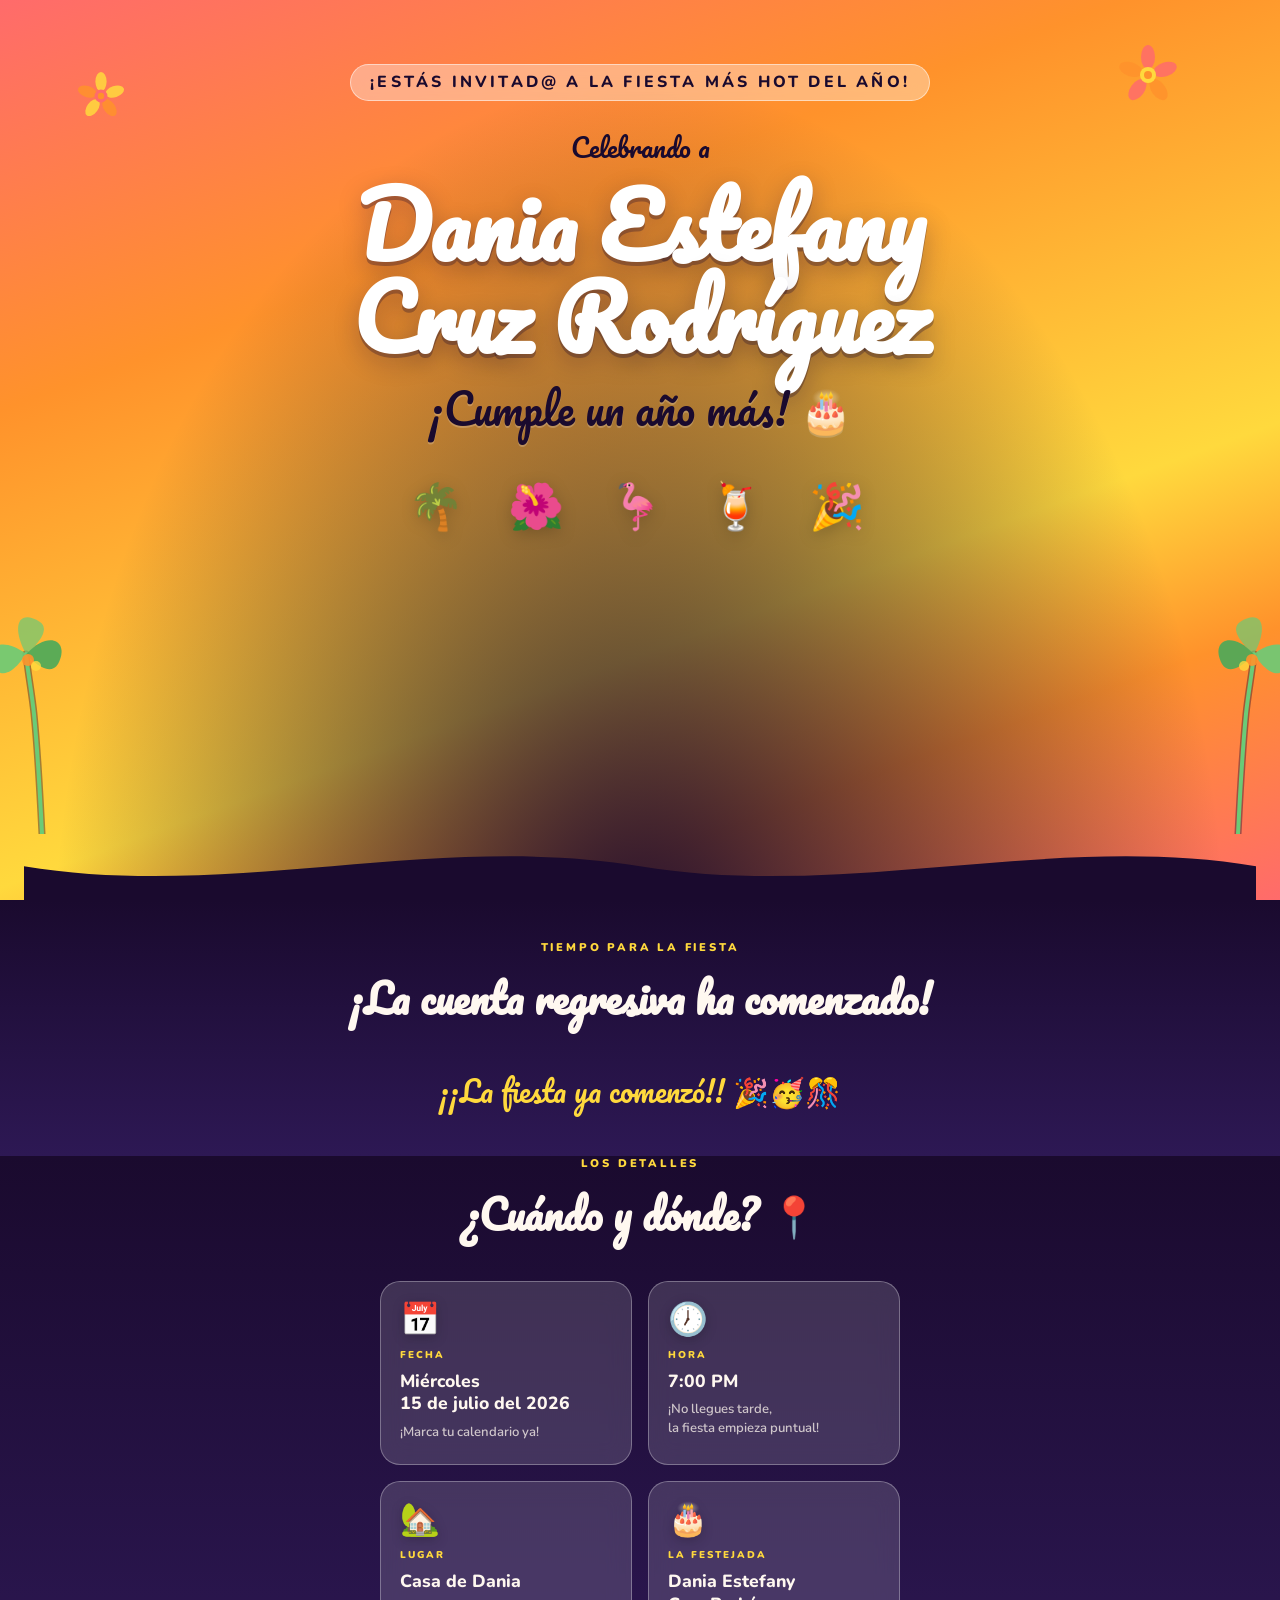
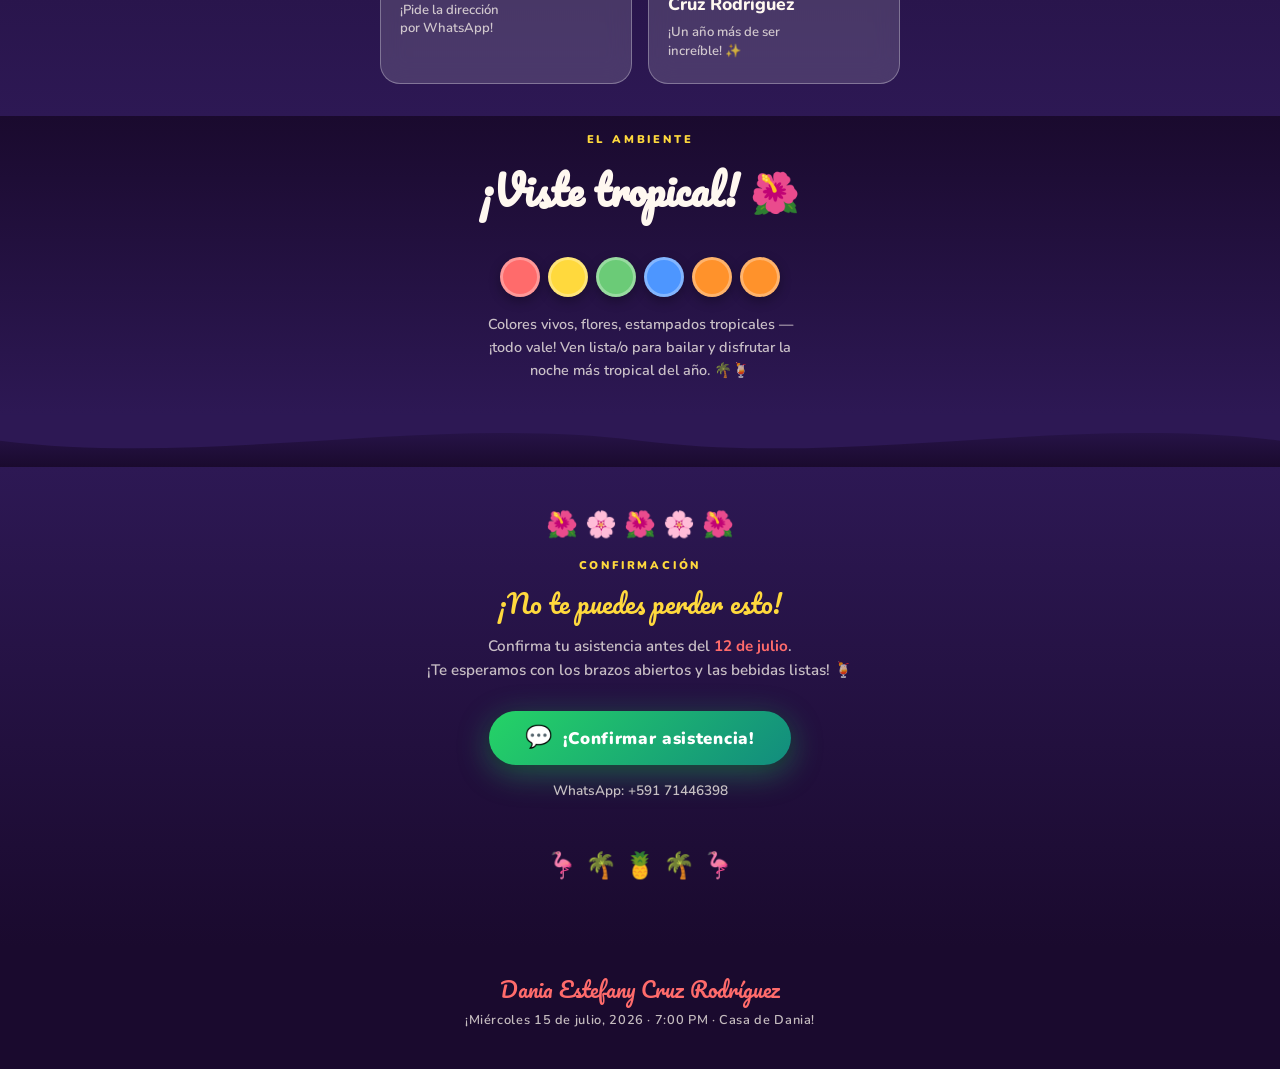
<file: inv_tropical.html>
<!DOCTYPE html>
<html lang="es">
<head>
<meta charset="UTF-8">
<meta name="viewport" content="width=device-width, initial-scale=1.0">
<title>¡Cumpleaños de Dania! 🌴</title>
<style>
@import url('https://fonts.googleapis.com/css2?family=Pacifico&family=Nunito:wght@400;600;700;800;900&display=swap');

/* ─── TOKENS ─────────────────────────────────────────── */
:root {
  --coral:   #FF6B6B;
  --amber:   #FFD93D;
  --jungle:  #6BCB77;
  --sky:     #4D96FF;
  --blaze:   #FF922B;
  --deep:    #1A0A2E;
  --deep2:   #2D1854;
  --glass-bg: rgba(255,255,255,0.15);
  --glass-border: rgba(255,255,255,0.3);
  --text-on-dark: #FFF8F0;
  --text-muted: rgba(255,248,240,0.75);
}

/* ─── RESET & BASE ───────────────────────────────────── */
*, *::before, *::after { box-sizing: border-box; margin: 0; padding: 0; }

html { scroll-behavior: smooth; }

body {
  font-family: 'Nunito', system-ui, sans-serif;
  background: var(--deep);
  color: var(--text-on-dark);
  overflow-x: hidden;
  min-height: 100vh;
}

/* ─── CONFETTI ───────────────────────────────────────── */
#confetti-container {
  position: fixed;
  top: 0; left: 0;
  width: 100%; height: 100%;
  pointer-events: none;
  z-index: 999;
  overflow: hidden;
}

.confetti-piece {
  position: absolute;
  top: -12px;
  width: 8px;
  height: 14px;
  border-radius: 2px;
  opacity: 0;
  animation: confetti-fall linear infinite;
}

@keyframes confetti-fall {
  0%   { transform: translateY(-20px) rotate(0deg); opacity: 1; }
  100% { transform: translateY(110vh) rotate(720deg); opacity: 0.2; }
}

/* ─── HERO ───────────────────────────────────────────── */
.hero {
  position: relative;
  min-height: 100svh;
  display: flex;
  flex-direction: column;
  align-items: center;
  justify-content: center;
  text-align: center;
  padding: 4rem 1.5rem 0;
  background: linear-gradient(160deg,
    #FF6B6B 0%,
    #FF922B 30%,
    #FFD93D 65%,
    #FF922B 80%,
    #FF6B6B 100%
  );
  overflow: hidden;
}

/* Sunset sky overlay */
.hero::before {
  content: '';
  position: absolute;
  inset: 0;
  background: radial-gradient(ellipse at 50% 110%, #1A0A2E 0%, transparent 65%);
  pointer-events: none;
}

/* Floating palm silhouette left */
.palm-left, .palm-right {
  position: absolute;
  bottom: 60px;
  pointer-events: none;
}
.palm-left { left: -10px; }
.palm-right { right: -10px; transform: scaleX(-1); }

/* ─── FLOATING ANIMATION ─────────────────────────────── */
@keyframes float {
  0%, 100% { transform: translateY(0px) rotate(-2deg); }
  50%       { transform: translateY(-14px) rotate(2deg); }
}
@keyframes float-r {
  0%, 100% { transform: scaleX(-1) translateY(0px) rotate(2deg); }
  50%       { transform: scaleX(-1) translateY(-14px) rotate(-2deg); }
}
@keyframes sway {
  0%, 100% { transform: rotate(-5deg); }
  50%       { transform: rotate(5deg); }
}
@keyframes bounce-in {
  0%   { transform: scale(0.3); opacity: 0; }
  60%  { transform: scale(1.15); }
  80%  { transform: scale(0.95); }
  100% { transform: scale(1); opacity: 1; }
}
@keyframes pulse-glow {
  0%, 100% { box-shadow: 0 0 20px rgba(255,107,107,0.5), 0 8px 32px rgba(0,0,0,0.3); }
  50%       { box-shadow: 0 0 40px rgba(255,146,43,0.8), 0 8px 32px rgba(0,0,0,0.3); }
}
@keyframes spin-slow {
  from { transform: rotate(0deg); }
  to   { transform: rotate(360deg); }
}

.palm-left  { animation: float   5s ease-in-out infinite; }
.palm-right { animation: float-r 5.5s ease-in-out infinite; }

/* ─── DECORATIVE FLOWERS ─────────────────────────────── */
.deco-flower {
  position: absolute;
  pointer-events: none;
  animation: float 4s ease-in-out infinite;
}

/* ─── HERO CONTENT ───────────────────────────────────── */
.hero-eyebrow {
  font-family: 'Nunito', sans-serif;
  font-weight: 800;
  font-size: clamp(0.75rem, 2.5vw, 1rem);
  letter-spacing: 0.2em;
  text-transform: uppercase;
  color: var(--deep);
  background: rgba(255,255,255,0.35);
  border: 1.5px solid rgba(255,255,255,0.5);
  backdrop-filter: blur(8px);
  padding: 0.4em 1.2em;
  border-radius: 100px;
  margin-bottom: 1.5rem;
  animation: bounce-in 0.8s cubic-bezier(0.34,1.56,0.64,1) 0.2s both;
  position: relative; z-index: 2;
}

.hero-tagline {
  font-family: 'Pacifico', cursive;
  font-size: clamp(1.1rem, 4vw, 1.6rem);
  color: var(--deep);
  margin-bottom: 0.6rem;
  animation: bounce-in 0.8s cubic-bezier(0.34,1.56,0.64,1) 0.4s both;
  position: relative; z-index: 2;
}

.hero-name {
  font-family: 'Pacifico', cursive;
  font-size: clamp(2.4rem, 10vw, 5.5rem);
  line-height: 1.05;
  text-wrap: balance;
  color: #fff;
  text-shadow:
    0 4px 0 rgba(26,10,46,0.3),
    0 8px 24px rgba(26,10,46,0.25);
  animation: bounce-in 0.9s cubic-bezier(0.34,1.56,0.64,1) 0.6s both;
  position: relative; z-index: 2;
  margin-bottom: 0.5rem;
}

.hero-subtitle {
  font-family: 'Pacifico', cursive;
  font-size: clamp(1.3rem, 5vw, 2.6rem);
  color: var(--deep);
  text-shadow: 0 2px 0 rgba(255,255,255,0.2);
  animation: bounce-in 0.9s cubic-bezier(0.34,1.56,0.64,1) 0.8s both;
  position: relative; z-index: 2;
  margin-bottom: 2rem;
}

.hero-emojis {
  font-size: clamp(1.8rem, 6vw, 2.8rem);
  letter-spacing: 0.15em;
  animation: bounce-in 0.9s cubic-bezier(0.34,1.56,0.64,1) 1s both;
  position: relative; z-index: 2;
  margin-bottom: 3rem;
  filter: drop-shadow(0 4px 8px rgba(0,0,0,0.2));
}

/* ─── WAVE DIVIDER ───────────────────────────────────── */
.wave-bottom {
  width: 100%;
  overflow: hidden;
  line-height: 0;
  margin-top: auto;
  position: relative; z-index: 2;
}
.wave-top {
  width: 100%;
  overflow: hidden;
  line-height: 0;
  transform: rotate(180deg);
}
.wave-bottom svg, .wave-top svg { display: block; width: 100%; }

/* ─── MAIN BODY ──────────────────────────────────────── */
.body-section {
  background: linear-gradient(180deg, var(--deep) 0%, var(--deep2) 100%);
  padding: 3rem 1.5rem 1rem;
  position: relative;
}

/* ─── SECTION LABEL ──────────────────────────────────── */
.section-label {
  font-family: 'Nunito', sans-serif;
  font-weight: 900;
  font-size: 0.7rem;
  letter-spacing: 0.25em;
  text-transform: uppercase;
  color: var(--amber);
  text-align: center;
  margin-bottom: 0.5rem;
}

.section-title {
  font-family: 'Pacifico', cursive;
  font-size: clamp(1.6rem, 5vw, 2.5rem);
  text-align: center;
  color: var(--text-on-dark);
  text-wrap: balance;
  margin-bottom: 2rem;
}

/* ─── COUNTDOWN ──────────────────────────────────────── */
.countdown-section {
  padding: 2.5rem 1.5rem;
  text-align: center;
}

.countdown-grid {
  display: flex;
  justify-content: center;
  gap: clamp(0.6rem, 2.5vw, 1.2rem);
  flex-wrap: wrap;
  margin-top: 1.5rem;
}

/* Azulejo tile style */
.tile {
  display: flex;
  flex-direction: column;
  align-items: center;
  gap: 0.5rem;
}

.tile-digit {
  font-family: 'Pacifico', cursive;
  font-size: clamp(2.2rem, 8vw, 3.8rem);
  font-variant-numeric: tabular-nums;
  line-height: 1;
  width: clamp(72px, 20vw, 108px);
  height: clamp(72px, 20vw, 108px);
  display: flex;
  align-items: center;
  justify-content: center;
  border-radius: 16px;
  border: 3px solid rgba(255,255,255,0.25);
  box-shadow:
    inset 0 2px 4px rgba(255,255,255,0.2),
    inset 0 -3px 6px rgba(0,0,0,0.25),
    0 8px 24px rgba(0,0,0,0.35);
  color: var(--deep);
  position: relative;
  overflow: hidden;
}

/* Glazed ceramic sheen */
.tile-digit::after {
  content: '';
  position: absolute;
  top: 6px; left: 8px;
  width: 40%; height: 30%;
  background: rgba(255,255,255,0.35);
  border-radius: 50%;
  filter: blur(4px);
}

.tile-d { background: linear-gradient(135deg, var(--coral), #ff4a4a); }
.tile-h { background: linear-gradient(135deg, var(--blaze), #e07020); }
.tile-m { background: linear-gradient(135deg, var(--jungle), #4aaa5a); }
.tile-s { background: linear-gradient(135deg, var(--sky),   #2a76df); }

.tile-label {
  font-family: 'Nunito', sans-serif;
  font-weight: 800;
  font-size: 0.65rem;
  letter-spacing: 0.18em;
  text-transform: uppercase;
  color: var(--text-muted);
}

/* ─── DETAIL CARDS ───────────────────────────────────── */
.cards-section {
  padding: 1rem 1.5rem 2rem;
}

.cards-grid {
  display: grid;
  grid-template-columns: 1fr;
  gap: 1rem;
  max-width: 520px;
  margin: 0 auto;
}

@media (min-width: 480px) {
  .cards-grid { grid-template-columns: 1fr 1fr; }
}

.card {
  background: var(--glass-bg);
  border: 1.5px solid var(--glass-border);
  backdrop-filter: blur(12px);
  -webkit-backdrop-filter: blur(12px);
  border-radius: 20px;
  padding: 1.4rem 1.2rem;
  display: flex;
  flex-direction: column;
  gap: 0.5rem;
  transition: transform 0.2s ease, box-shadow 0.2s ease;
}

.card:hover {
  transform: translateY(-4px);
  box-shadow: 0 12px 40px rgba(0,0,0,0.3);
}

.card-icon {
  font-size: 2rem;
  line-height: 1;
  filter: drop-shadow(0 3px 6px rgba(0,0,0,0.2));
}

.card-eyebrow {
  font-family: 'Nunito', sans-serif;
  font-weight: 900;
  font-size: 0.62rem;
  letter-spacing: 0.2em;
  text-transform: uppercase;
  color: var(--amber);
  margin-top: 0.2rem;
}

.card-value {
  font-family: 'Nunito', sans-serif;
  font-weight: 800;
  font-size: clamp(0.95rem, 3vw, 1.1rem);
  color: var(--text-on-dark);
  line-height: 1.3;
}

.card-sub {
  font-family: 'Nunito', sans-serif;
  font-weight: 600;
  font-size: 0.82rem;
  color: var(--text-muted);
  line-height: 1.4;
}

/* ─── DRESS CODE ─────────────────────────────────────── */
.dress-section {
  padding: 1rem 1.5rem 2rem;
  text-align: center;
}

.dress-strip {
  display: flex;
  justify-content: center;
  gap: 0.5rem;
  flex-wrap: wrap;
  margin: 1rem 0;
}

.color-chip {
  width: 40px; height: 40px;
  border-radius: 50%;
  border: 3px solid rgba(255,255,255,0.3);
  box-shadow: 0 4px 12px rgba(0,0,0,0.3);
  transition: transform 0.2s;
}
.color-chip:hover { transform: scale(1.15); }

.dress-note {
  font-family: 'Nunito', sans-serif;
  font-weight: 600;
  font-size: 0.9rem;
  color: var(--text-muted);
  max-width: 340px;
  margin: 0 auto;
  line-height: 1.6;
}

/* ─── CTA / RSVP ─────────────────────────────────────── */
.cta-section {
  padding: 1.5rem 1.5rem 3rem;
  text-align: center;
}

.cta-tagline {
  font-family: 'Pacifico', cursive;
  font-size: clamp(1.1rem, 4vw, 1.6rem);
  color: var(--amber);
  margin-bottom: 0.5rem;
}

.cta-body {
  font-family: 'Nunito', sans-serif;
  font-weight: 600;
  font-size: 0.95rem;
  color: var(--text-muted);
  margin-bottom: 1.8rem;
  line-height: 1.6;
}

@keyframes bounce-btn {
  0%, 100% { transform: translateY(0) scale(1); }
  30%       { transform: translateY(-8px) scale(1.04); }
  60%       { transform: translateY(-3px) scale(1.01); }
}

.btn-confirm {
  display: inline-flex;
  align-items: center;
  gap: 0.6rem;
  font-family: 'Nunito', sans-serif;
  font-weight: 900;
  font-size: 1.05rem;
  letter-spacing: 0.04em;
  text-decoration: none;
  color: #fff;
  background: linear-gradient(135deg, #25D366, #128C7E);
  border: none;
  border-radius: 100px;
  padding: 0.9em 2.2em;
  cursor: pointer;
  animation: bounce-btn 2.5s ease-in-out infinite, pulse-glow 3s ease-in-out infinite;
  box-shadow: 0 8px 32px rgba(37,211,102,0.4), 0 3px 8px rgba(0,0,0,0.3);
  transition: filter 0.15s;
}

.btn-confirm:hover {
  filter: brightness(1.1);
}

.btn-icon {
  font-size: 1.3em;
  line-height: 1;
}

/* ─── FOOTER ─────────────────────────────────────────── */
.footer-wave-section {
  background: linear-gradient(180deg, var(--deep2) 0%, var(--deep) 100%);
}

.footer {
  background: var(--deep);
  text-align: center;
  padding: 1.5rem 1.5rem 2.5rem;
}

.footer-name {
  font-family: 'Pacifico', cursive;
  font-size: 1.3rem;
  color: var(--coral);
  margin-bottom: 0.3rem;
}

.footer-note {
  font-family: 'Nunito', sans-serif;
  font-weight: 600;
  font-size: 0.8rem;
  color: var(--text-muted);
  letter-spacing: 0.05em;
}

/* ─── HIBISCUS DIVIDER ───────────────────────────────── */
.hibiscus-row {
  display: flex;
  justify-content: center;
  gap: 1.2rem;
  padding: 1rem 0;
  font-size: 1.6rem;
  animation: float 3s ease-in-out infinite;
}

/* ─── REDUCED MOTION ─────────────────────────────────── */
@media (prefers-reduced-motion: reduce) {
  *, *::before, *::after {
    animation-duration: 0.01ms !important;
    animation-iteration-count: 1 !important;
    transition-duration: 0.01ms !important;
  }
}
</style>
</head>
<body>

<!-- CONFETTI -->
<div id="confetti-container"></div>

<!-- ══════════════════════════════════════════════════════
     HERO
══════════════════════════════════════════════════════ -->
<section class="hero">

  <!-- Decorative: palm left -->
  <div class="palm-left">
    <svg width="90" height="220" viewBox="0 0 90 220" fill="none" xmlns="http://www.w3.org/2000/svg">
      <!-- trunk -->
      <path d="M52 220 C50 180 48 140 44 100 C42 80 38 60 36 40" stroke="#1A0A2E" stroke-width="7" stroke-linecap="round" fill="none" opacity="0.4"/>
      <path d="M52 220 C50 180 48 140 44 100 C42 80 38 60 36 40" stroke="#6BCB77" stroke-width="4" stroke-linecap="round" fill="none"/>
      <!-- leaf 1 -->
      <path d="M36 40 C10 20 -10 35 5 55 C18 70 36 40 36 40Z" fill="#6BCB77" opacity="0.9"/>
      <!-- leaf 2 -->
      <path d="M36 40 C60 15 80 28 68 50 C58 66 36 40 36 40Z" fill="#4aaa5a" opacity="0.9"/>
      <!-- leaf 3 -->
      <path d="M36 40 C20 10 30 -5 50 8 C64 18 36 40 36 40Z" fill="#6BCB77" opacity="0.7"/>
      <!-- coconuts -->
      <circle cx="38" cy="46" r="6" fill="#FF922B" opacity="0.9"/>
      <circle cx="46" cy="52" r="5" fill="#FFD93D" opacity="0.8"/>
    </svg>
  </div>

  <!-- Decorative: palm right -->
  <div class="palm-right">
    <svg width="90" height="220" viewBox="0 0 90 220" fill="none" xmlns="http://www.w3.org/2000/svg">
      <path d="M52 220 C50 180 48 140 44 100 C42 80 38 60 36 40" stroke="#1A0A2E" stroke-width="7" stroke-linecap="round" fill="none" opacity="0.4"/>
      <path d="M52 220 C50 180 48 140 44 100 C42 80 38 60 36 40" stroke="#6BCB77" stroke-width="4" stroke-linecap="round" fill="none"/>
      <path d="M36 40 C10 20 -10 35 5 55 C18 70 36 40 36 40Z" fill="#6BCB77" opacity="0.9"/>
      <path d="M36 40 C60 15 80 28 68 50 C58 66 36 40 36 40Z" fill="#4aaa5a" opacity="0.9"/>
      <path d="M36 40 C20 10 30 -5 50 8 C64 18 36 40 36 40Z" fill="#6BCB77" opacity="0.7"/>
      <circle cx="38" cy="46" r="6" fill="#FF922B" opacity="0.9"/>
      <circle cx="46" cy="52" r="5" fill="#FFD93D" opacity="0.8"/>
    </svg>
  </div>

  <!-- Decorative hibiscus top-right -->
  <div class="deco-flower" style="top:5%; right:8%; animation-delay:-1s;">
    <svg width="60" height="60" viewBox="0 0 60 60" fill="none">
      <ellipse cx="30" cy="12" rx="7" ry="12" fill="#FF6B6B" opacity="0.85" transform="rotate(0,30,30)"/>
      <ellipse cx="30" cy="12" rx="7" ry="12" fill="#FF6B6B" opacity="0.85" transform="rotate(72,30,30)"/>
      <ellipse cx="30" cy="12" rx="7" ry="12" fill="#FF922B" opacity="0.85" transform="rotate(144,30,30)"/>
      <ellipse cx="30" cy="12" rx="7" ry="12" fill="#FF6B6B" opacity="0.85" transform="rotate(216,30,30)"/>
      <ellipse cx="30" cy="12" rx="7" ry="12" fill="#FF922B" opacity="0.85" transform="rotate(288,30,30)"/>
      <circle cx="30" cy="30" r="8" fill="#FFD93D"/>
      <circle cx="30" cy="30" r="4" fill="#FF922B"/>
    </svg>
  </div>

  <!-- Decorative hibiscus top-left -->
  <div class="deco-flower" style="top:8%; left:6%; animation-delay:-2.5s; animation-duration:5s;">
    <svg width="48" height="48" viewBox="0 0 60 60" fill="none">
      <ellipse cx="30" cy="12" rx="7" ry="12" fill="#FFD93D" opacity="0.85" transform="rotate(0,30,30)"/>
      <ellipse cx="30" cy="12" rx="7" ry="12" fill="#FFD93D" opacity="0.85" transform="rotate(72,30,30)"/>
      <ellipse cx="30" cy="12" rx="7" ry="12" fill="#FF922B" opacity="0.85" transform="rotate(144,30,30)"/>
      <ellipse cx="30" cy="12" rx="7" ry="12" fill="#FFD93D" opacity="0.85" transform="rotate(216,30,30)"/>
      <ellipse cx="30" cy="12" rx="7" ry="12" fill="#FF922B" opacity="0.85" transform="rotate(288,30,30)"/>
      <circle cx="30" cy="30" r="8" fill="#FF6B6B"/>
      <circle cx="30" cy="30" r="4" fill="#FF922B"/>
    </svg>
  </div>

  <!-- Hero copy -->
  <div class="hero-eyebrow">¡Estás invitad@ a la fiesta más hot del año!</div>
  <p class="hero-tagline">Celebrando a</p>
  <h1 class="hero-name">Dania Estefany<br>Cruz Rodríguez</h1>
  <p class="hero-subtitle">¡Cumple un año más! 🎂</p>
  <div class="hero-emojis">🌴 &nbsp;🌺 &nbsp;🦩 &nbsp;🍹 &nbsp;🎉</div>

  <!-- Wave bottom of hero -->
  <div class="wave-bottom">
    <svg viewBox="0 0 1440 80" xmlns="http://www.w3.org/2000/svg" preserveAspectRatio="none">
      <path d="M0,40 C240,80 480,0 720,40 C960,80 1200,0 1440,40 L1440,80 L0,80 Z" fill="#1A0A2E"/>
    </svg>
  </div>
</section>

<!-- ══════════════════════════════════════════════════════
     COUNTDOWN
══════════════════════════════════════════════════════ -->
<section class="body-section countdown-section">
  <p class="section-label">Tiempo para la fiesta</p>
  <h2 class="section-title">¡La cuenta regresiva ha comenzado!</h2>

  <div class="countdown-grid">
    <div class="tile">
      <div class="tile-digit tile-d" id="cd-days">00</div>
      <span class="tile-label">Días</span>
    </div>
    <div class="tile">
      <div class="tile-digit tile-h" id="cd-hours">00</div>
      <span class="tile-label">Horas</span>
    </div>
    <div class="tile">
      <div class="tile-digit tile-m" id="cd-mins">00</div>
      <span class="tile-label">Minutos</span>
    </div>
    <div class="tile">
      <div class="tile-digit tile-s" id="cd-secs">00</div>
      <span class="tile-label">Segundos</span>
    </div>
  </div>

  <div id="cd-done" style="display:none; margin-top:1.5rem;">
    <p style="font-family:'Pacifico',cursive; font-size:1.8rem; color:var(--amber);">¡¡La fiesta ya comenzó!! 🎉🥳🎊</p>
  </div>
</section>

<!-- ══════════════════════════════════════════════════════
     EVENT DETAILS
══════════════════════════════════════════════════════ -->
<section class="body-section cards-section" style="padding-top:0;">
  <p class="section-label">Los detalles</p>
  <h2 class="section-title">¿Cuándo y dónde? 📍</h2>

  <div class="cards-grid">
    <div class="card">
      <div class="card-icon">📅</div>
      <div class="card-eyebrow">Fecha</div>
      <div class="card-value">Miércoles<br>15 de julio del 2026</div>
      <div class="card-sub">¡Marca tu calendario ya!</div>
    </div>
    <div class="card">
      <div class="card-icon">🕖</div>
      <div class="card-eyebrow">Hora</div>
      <div class="card-value">7:00 PM</div>
      <div class="card-sub">¡No llegues tarde,<br>la fiesta empieza puntual!</div>
    </div>
    <div class="card">
      <div class="card-icon">🏡</div>
      <div class="card-eyebrow">Lugar</div>
      <div class="card-value">Casa de Dania</div>
      <div class="card-sub">¡Pide la dirección<br>por WhatsApp!</div>
    </div>
    <div class="card">
      <div class="card-icon">🎂</div>
      <div class="card-eyebrow">La festejada</div>
      <div class="card-value">Dania Estefany<br>Cruz Rodríguez</div>
      <div class="card-sub">¡Un año más de ser<br>increíble! ✨</div>
    </div>
  </div>
</section>

<!-- ══════════════════════════════════════════════════════
     DRESS CODE / VIBE
══════════════════════════════════════════════════════ -->
<section class="body-section dress-section">
  <p class="section-label">El ambiente</p>
  <h2 class="section-title">¡Viste tropical! 🌺</h2>

  <div class="dress-strip">
    <div class="color-chip" style="background:#FF6B6B;" title="Coral"></div>
    <div class="color-chip" style="background:#FFD93D;" title="Amarillo tropical"></div>
    <div class="color-chip" style="background:#6BCB77;" title="Verde selva"></div>
    <div class="color-chip" style="background:#4D96FF;" title="Azul cielo"></div>
    <div class="color-chip" style="background:#FF922B;" title="Naranja atardecer"></div>
    <div class="color-chip" style="background:#FF922B;" title="Rosa flamenco" style="background:#FF85C2;"></div>
  </div>

  <p class="dress-note">
    Colores vivos, flores, estampados tropicales — ¡todo vale! Ven lista/o para bailar y disfrutar la noche más tropical del año. 🌴🍹
  </p>
</section>

<!-- ══════════════════════════════════════════════════════
     WAVE TRANSITION
══════════════════════════════════════════════════════ -->
<div class="footer-wave-section">
  <div class="wave-top">
    <svg viewBox="0 0 1440 60" xmlns="http://www.w3.org/2000/svg" preserveAspectRatio="none">
      <path d="M0,30 C240,60 480,0 720,30 C960,60 1200,0 1440,30 L1440,60 L0,60 Z" fill="#2D1854"/>
    </svg>
  </div>
</div>

<!-- ══════════════════════════════════════════════════════
     RSVP / CTA
══════════════════════════════════════════════════════ -->
<section class="body-section cta-section" style="background: linear-gradient(180deg, #2D1854, #1A0A2E);">
  <div class="hibiscus-row">🌺 🌸 🌺 🌸 🌺</div>

  <p class="section-label">Confirmación</p>
  <p class="cta-tagline">¡No te puedes perder esto!</p>
  <p class="cta-body">
    Confirma tu asistencia antes del <strong style="color:var(--coral);">12 de julio</strong>.<br>
    ¡Te esperamos con los brazos abiertos y las bebidas listas! 🍹
  </p>

  <a
    class="btn-confirm"
    href="https://wa.me/59171446398?text=¡Hola%20Dania!%20Confirmo%20mi%20asistencia%20a%20tu%20cumpleaños%20el%2015%20de%20julio%20🎉🌴"
    target="_blank"
    rel="noopener"
  >
    <span class="btn-icon">💬</span>
    ¡Confirmar asistencia!
  </a>

  <p style="margin-top:1rem; font-family:'Nunito',sans-serif; font-weight:600; font-size:0.85rem; color:var(--text-muted);">
    WhatsApp: +591 71446398
  </p>

  <div class="hibiscus-row" style="margin-top:2rem;">🦩 🌴 🍍 🌴 🦩</div>
</section>

<!-- ══════════════════════════════════════════════════════
     FOOTER
══════════════════════════════════════════════════════ -->
<footer class="footer">
  <p class="footer-name">Dania Estefany Cruz Rodríguez</p>
  <p class="footer-note">¡Miércoles 15 de julio, 2026 · 7:00 PM · Casa de Dania!</p>
</footer>

<!-- ══════════════════════════════════════════════════════
     SCRIPTS
══════════════════════════════════════════════════════ -->
<script>
/* ── CONFETTI ── */
(function() {
  const colors = ['#FF6B6B','#FFD93D','#6BCB77','#4D96FF','#FF922B','#FF85C2','#fff'];
  const container = document.getElementById('confetti-container');
  const COUNT = 55;

  for (let i = 0; i < COUNT; i++) {
    const el = document.createElement('div');
    el.className = 'confetti-piece';
    const color = colors[Math.floor(Math.random() * colors.length)];
    const left = Math.random() * 100;
    const delay = Math.random() * 8;
    const dur = 5 + Math.random() * 7;
    const size = 6 + Math.random() * 8;
    const rot = Math.random() > 0.5 ? 'skewX(10deg)' : 'skewY(10deg)';
    el.style.cssText = `
      left: ${left}vw;
      width: ${size}px;
      height: ${size * 1.6}px;
      background: ${color};
      animation-duration: ${dur}s;
      animation-delay: ${delay}s;
      transform: ${rot};
      border-radius: ${Math.random() > 0.5 ? '50%' : '2px'};
    `;
    container.appendChild(el);
  }
})();

/* ── COUNTDOWN ── */
(function() {
  const target = new Date('2026-07-15T19:00:00').getTime();
  const dEl = document.getElementById('cd-days');
  const hEl = document.getElementById('cd-hours');
  const mEl = document.getElementById('cd-mins');
  const sEl = document.getElementById('cd-secs');
  const doneEl = document.getElementById('cd-done');
  const grid = document.querySelector('.countdown-grid');

  function pad(n) { return String(n).padStart(2, '0'); }

  function tick() {
    const now = Date.now();
    const diff = target - now;
    if (diff <= 0) {
      if (grid) grid.style.display = 'none';
      doneEl.style.display = 'block';
      return;
    }
    const days  = Math.floor(diff / 86400000);
    const hours = Math.floor((diff % 86400000) / 3600000);
    const mins  = Math.floor((diff % 3600000) / 60000);
    const secs  = Math.floor((diff % 60000) / 1000);
    dEl.textContent = pad(days);
    hEl.textContent = pad(hours);
    mEl.textContent = pad(mins);
    sEl.textContent = pad(secs);
  }

  tick();
  setInterval(tick, 1000);
})();
</script>
</body>
</html>
</file>
